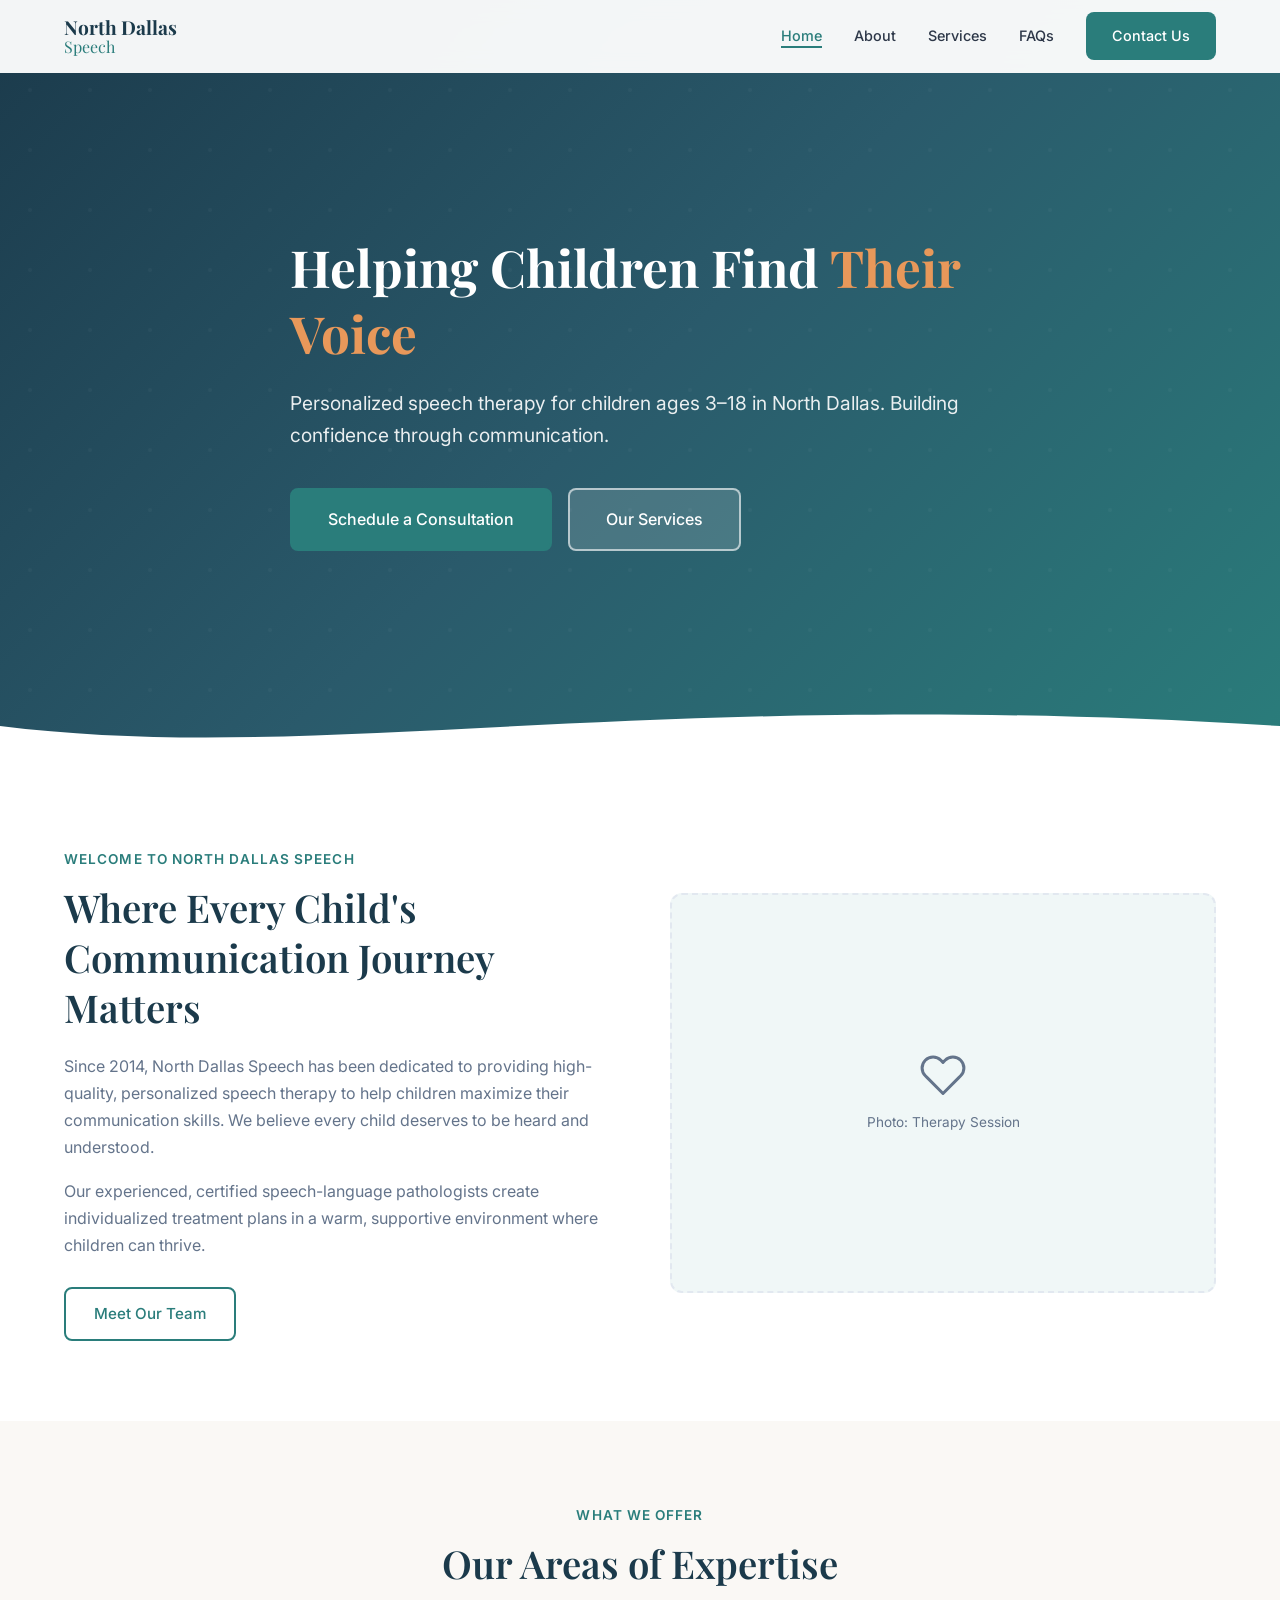
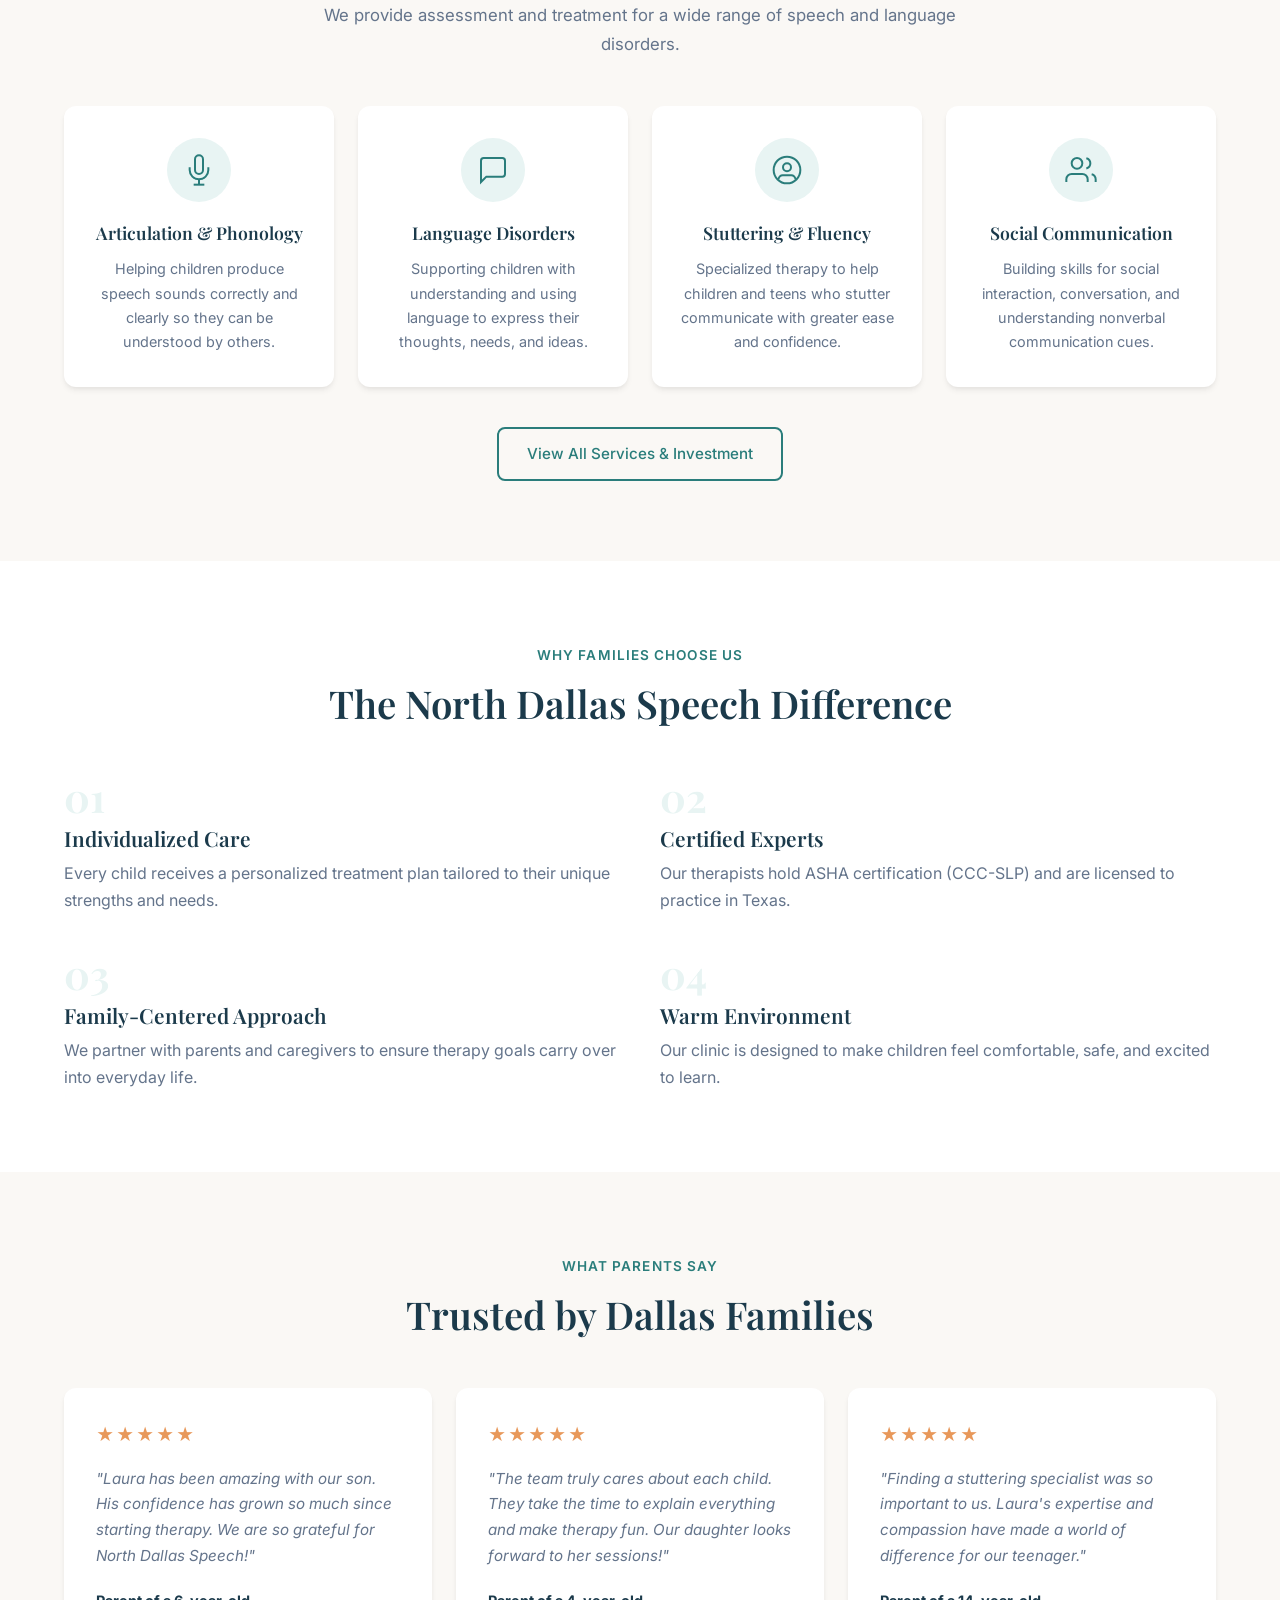
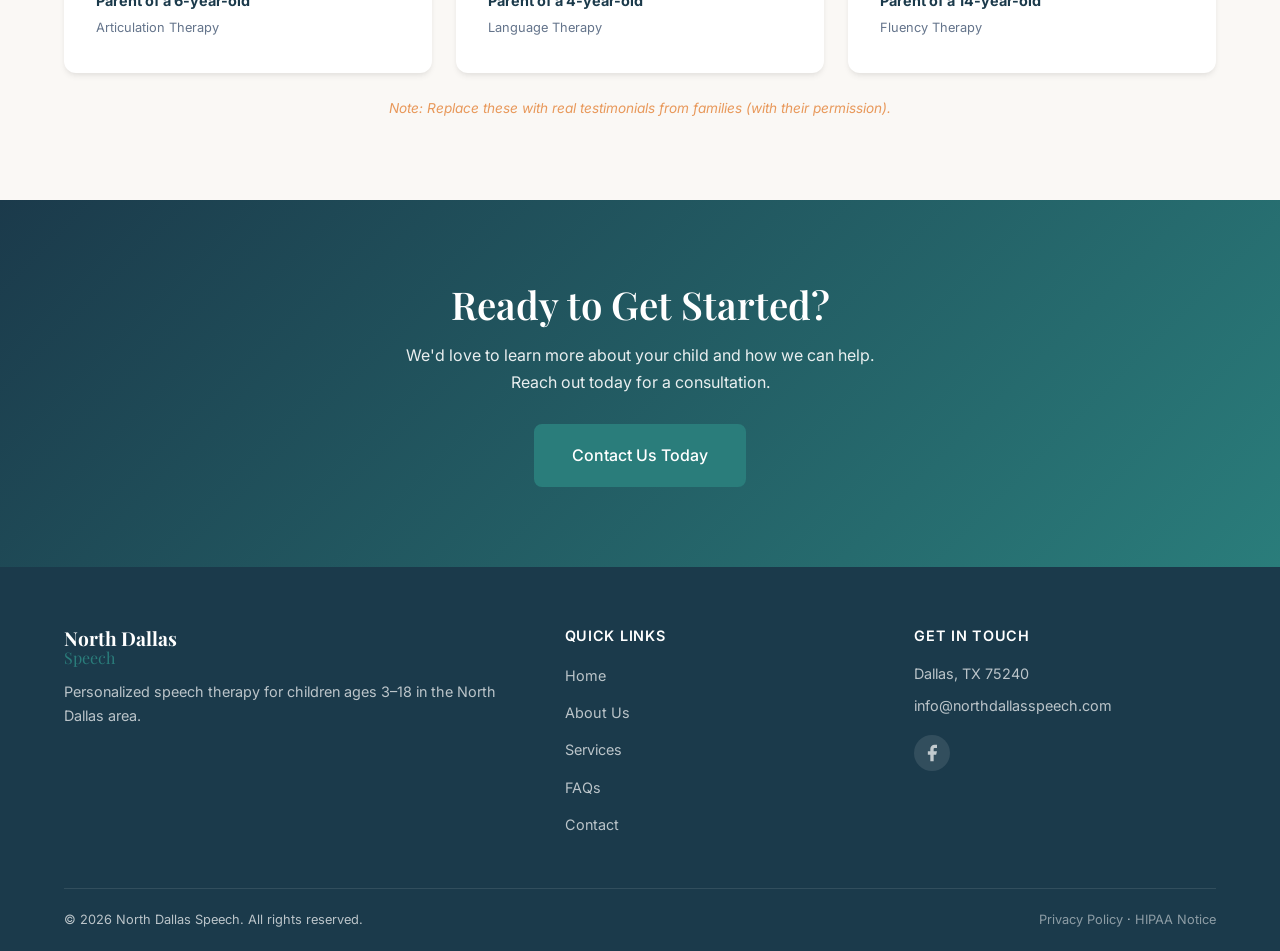
<file: website/index.html>
<!DOCTYPE html>
<html lang="en">
<head>
  <meta charset="UTF-8">
  <meta name="viewport" content="width=device-width, initial-scale=1.0">
  <meta name="description" content="North Dallas Speech provides personalized pediatric speech therapy for children ages 3-18 in Dallas, TX. Specializing in stuttering, articulation, language disorders, and social communication.">
  <title>North Dallas Speech | Pediatric Speech Therapy in Dallas, TX</title>
  <link rel="preconnect" href="https://fonts.googleapis.com">
  <link rel="preconnect" href="https://fonts.gstatic.com" crossorigin>
  <link href="https://fonts.googleapis.com/css2?family=Playfair+Display:wght@400;600;700&family=Inter:wght@300;400;500;600&display=swap" rel="stylesheet">
  <link rel="stylesheet" href="styles.css">
</head>
<body>

  <!-- Navigation -->
  <nav class="navbar" id="navbar">
    <div class="container nav-container">
      <a href="index.html" class="logo">
        <span class="logo-north">North Dallas</span>
        <span class="logo-speech">Speech</span>
      </a>
      <button class="nav-toggle" id="navToggle" aria-label="Toggle navigation">
        <span></span>
        <span></span>
        <span></span>
      </button>
      <ul class="nav-links" id="navLinks">
        <li><a href="index.html" class="active">Home</a></li>
        <li><a href="about.html">About</a></li>
        <li><a href="services.html">Services</a></li>
        <li><a href="faq.html">FAQs</a></li>
        <li><a href="contact.html" class="btn btn-nav">Contact Us</a></li>
      </ul>
    </div>
  </nav>

  <!-- Hero Section -->
  <section class="hero">
    <div class="hero-overlay"></div>
    <div class="container hero-content">
      <h1>Helping Children Find <span class="highlight">Their Voice</span></h1>
      <p class="hero-subtitle">Personalized speech therapy for children ages 3&ndash;18 in North Dallas. Building confidence through communication.</p>
      <div class="hero-actions">
        <a href="contact.html" class="btn btn-primary btn-lg">Schedule a Consultation</a>
        <a href="services.html" class="btn btn-outline btn-lg">Our Services</a>
      </div>
    </div>
    <div class="hero-wave">
      <svg viewBox="0 0 1440 120" preserveAspectRatio="none">
        <path d="M0,60 C360,120 720,0 1440,60 L1440,120 L0,120 Z" fill="#ffffff"/>
      </svg>
    </div>
  </section>

  <!-- Introduction -->
  <section class="section intro-section">
    <div class="container">
      <div class="intro-grid">
        <div class="intro-text">
          <span class="section-label">Welcome to North Dallas Speech</span>
          <h2>Where Every Child's Communication Journey Matters</h2>
          <p>Since 2014, North Dallas Speech has been dedicated to providing high-quality, personalized speech therapy to help children maximize their communication skills. We believe every child deserves to be heard and understood.</p>
          <p>Our experienced, certified speech-language pathologists create individualized treatment plans in a warm, supportive environment where children can thrive.</p>
          <a href="about.html" class="btn btn-secondary">Meet Our Team</a>
        </div>
        <div class="intro-image">
          <div class="image-placeholder intro-placeholder">
            <svg xmlns="http://www.w3.org/2000/svg" viewBox="0 0 24 24" fill="none" stroke="currentColor" stroke-width="1.5" stroke-linecap="round" stroke-linejoin="round" width="48" height="48"><path d="M20.84 4.61a5.5 5.5 0 0 0-7.78 0L12 5.67l-1.06-1.06a5.5 5.5 0 0 0-7.78 7.78l1.06 1.06L12 21.23l7.78-7.78 1.06-1.06a5.5 5.5 0 0 0 0-7.78z"/></svg>
            <span>Photo: Therapy Session</span>
          </div>
        </div>
      </div>
    </div>
  </section>

  <!-- Services Overview -->
  <section class="section services-overview">
    <div class="container">
      <div class="section-header">
        <span class="section-label">What We Offer</span>
        <h2>Our Areas of Expertise</h2>
        <p>We provide assessment and treatment for a wide range of speech and language disorders.</p>
      </div>
      <div class="services-grid">
        <div class="service-card">
          <div class="service-icon">
            <svg xmlns="http://www.w3.org/2000/svg" viewBox="0 0 24 24" fill="none" stroke="currentColor" stroke-width="1.5" width="32" height="32"><path d="M12 1a3 3 0 0 0-3 3v8a3 3 0 0 0 6 0V4a3 3 0 0 0-3-3z"/><path d="M19 10v2a7 7 0 0 1-14 0v-2"/><line x1="12" y1="19" x2="12" y2="23"/><line x1="8" y1="23" x2="16" y2="23"/></svg>
          </div>
          <h3>Articulation &amp; Phonology</h3>
          <p>Helping children produce speech sounds correctly and clearly so they can be understood by others.</p>
        </div>
        <div class="service-card">
          <div class="service-icon">
            <svg xmlns="http://www.w3.org/2000/svg" viewBox="0 0 24 24" fill="none" stroke="currentColor" stroke-width="1.5" width="32" height="32"><path d="M21 15a2 2 0 0 1-2 2H7l-4 4V5a2 2 0 0 1 2-2h14a2 2 0 0 1 2 2z"/></svg>
          </div>
          <h3>Language Disorders</h3>
          <p>Supporting children with understanding and using language to express their thoughts, needs, and ideas.</p>
        </div>
        <div class="service-card">
          <div class="service-icon">
            <svg xmlns="http://www.w3.org/2000/svg" viewBox="0 0 24 24" fill="none" stroke="currentColor" stroke-width="1.5" width="32" height="32"><path d="M5.52 19c.64-2.2 1.84-3 3.22-3h6.52c1.38 0 2.58.8 3.22 3"/><circle cx="12" cy="10" r="3"/><circle cx="12" cy="12" r="10"/></svg>
          </div>
          <h3>Stuttering &amp; Fluency</h3>
          <p>Specialized therapy to help children and teens who stutter communicate with greater ease and confidence.</p>
        </div>
        <div class="service-card">
          <div class="service-icon">
            <svg xmlns="http://www.w3.org/2000/svg" viewBox="0 0 24 24" fill="none" stroke="currentColor" stroke-width="1.5" width="32" height="32"><path d="M17 21v-2a4 4 0 0 0-4-4H5a4 4 0 0 0-4 4v2"/><circle cx="9" cy="7" r="4"/><path d="M23 21v-2a4 4 0 0 0-3-3.87"/><path d="M16 3.13a4 4 0 0 1 0 7.75"/></svg>
          </div>
          <h3>Social Communication</h3>
          <p>Building skills for social interaction, conversation, and understanding nonverbal communication cues.</p>
        </div>
      </div>
      <div class="section-cta">
        <a href="services.html" class="btn btn-secondary">View All Services &amp; Investment</a>
      </div>
    </div>
  </section>

  <!-- Why Choose Us -->
  <section class="section why-us">
    <div class="container">
      <div class="section-header">
        <span class="section-label">Why Families Choose Us</span>
        <h2>The North Dallas Speech Difference</h2>
      </div>
      <div class="features-grid">
        <div class="feature">
          <div class="feature-number">01</div>
          <h3>Individualized Care</h3>
          <p>Every child receives a personalized treatment plan tailored to their unique strengths and needs.</p>
        </div>
        <div class="feature">
          <div class="feature-number">02</div>
          <h3>Certified Experts</h3>
          <p>Our therapists hold ASHA certification (CCC-SLP) and are licensed to practice in Texas.</p>
        </div>
        <div class="feature">
          <div class="feature-number">03</div>
          <h3>Family-Centered Approach</h3>
          <p>We partner with parents and caregivers to ensure therapy goals carry over into everyday life.</p>
        </div>
        <div class="feature">
          <div class="feature-number">04</div>
          <h3>Warm Environment</h3>
          <p>Our clinic is designed to make children feel comfortable, safe, and excited to learn.</p>
        </div>
      </div>
    </div>
  </section>

  <!-- Testimonials -->
  <section class="section testimonials">
    <div class="container">
      <div class="section-header">
        <span class="section-label">What Parents Say</span>
        <h2>Trusted by Dallas Families</h2>
      </div>
      <div class="testimonial-grid">
        <div class="testimonial-card">
          <div class="stars">&#9733;&#9733;&#9733;&#9733;&#9733;</div>
          <p>"Laura has been amazing with our son. His confidence has grown so much since starting therapy. We are so grateful for North Dallas Speech!"</p>
          <div class="testimonial-author">
            <strong>Parent of a 6-year-old</strong>
            <span>Articulation Therapy</span>
          </div>
        </div>
        <div class="testimonial-card">
          <div class="stars">&#9733;&#9733;&#9733;&#9733;&#9733;</div>
          <p>"The team truly cares about each child. They take the time to explain everything and make therapy fun. Our daughter looks forward to her sessions!"</p>
          <div class="testimonial-author">
            <strong>Parent of a 4-year-old</strong>
            <span>Language Therapy</span>
          </div>
        </div>
        <div class="testimonial-card">
          <div class="stars">&#9733;&#9733;&#9733;&#9733;&#9733;</div>
          <p>"Finding a stuttering specialist was so important to us. Laura's expertise and compassion have made a world of difference for our teenager."</p>
          <div class="testimonial-author">
            <strong>Parent of a 14-year-old</strong>
            <span>Fluency Therapy</span>
          </div>
        </div>
      </div>
      <p class="testimonial-note"><em>Note: Replace these with real testimonials from families (with their permission).</em></p>
    </div>
  </section>

  <!-- CTA Banner -->
  <section class="cta-banner">
    <div class="container">
      <h2>Ready to Get Started?</h2>
      <p>We'd love to learn more about your child and how we can help. Reach out today for a consultation.</p>
      <a href="contact.html" class="btn btn-primary btn-lg">Contact Us Today</a>
    </div>
  </section>

  <!-- Footer -->
  <footer class="footer">
    <div class="container">
      <div class="footer-grid">
        <div class="footer-brand">
          <a href="index.html" class="logo">
            <span class="logo-north">North Dallas</span>
            <span class="logo-speech">Speech</span>
          </a>
          <p>Personalized speech therapy for children ages 3&ndash;18 in the North Dallas area.</p>
        </div>
        <div class="footer-links">
          <h4>Quick Links</h4>
          <ul>
            <li><a href="index.html">Home</a></li>
            <li><a href="about.html">About Us</a></li>
            <li><a href="services.html">Services</a></li>
            <li><a href="faq.html">FAQs</a></li>
            <li><a href="contact.html">Contact</a></li>
          </ul>
        </div>
        <div class="footer-contact">
          <h4>Get in Touch</h4>
          <ul>
            <li>Dallas, TX 75240</li>
            <li><a href="mailto:info@northdallasspeech.com">info@northdallasspeech.com</a></li>
          </ul>
          <div class="social-links">
            <a href="https://www.facebook.com/northdallasspeech/" aria-label="Facebook" target="_blank" rel="noopener noreferrer">
              <svg xmlns="http://www.w3.org/2000/svg" viewBox="0 0 24 24" fill="currentColor" width="20" height="20"><path d="M18 2h-3a5 5 0 0 0-5 5v3H7v4h3v8h4v-8h3l1-4h-4V7a1 1 0 0 1 1-1h3z"/></svg>
            </a>
          </div>
        </div>
      </div>
      <div class="footer-bottom">
        <p>&copy; 2026 North Dallas Speech. All rights reserved.</p>
        <p><a href="#">Privacy Policy</a> &middot; <a href="#">HIPAA Notice</a></p>
      </div>
    </div>
  </footer>

  <script src="script.js"></script>
</body>
</html>
</file>
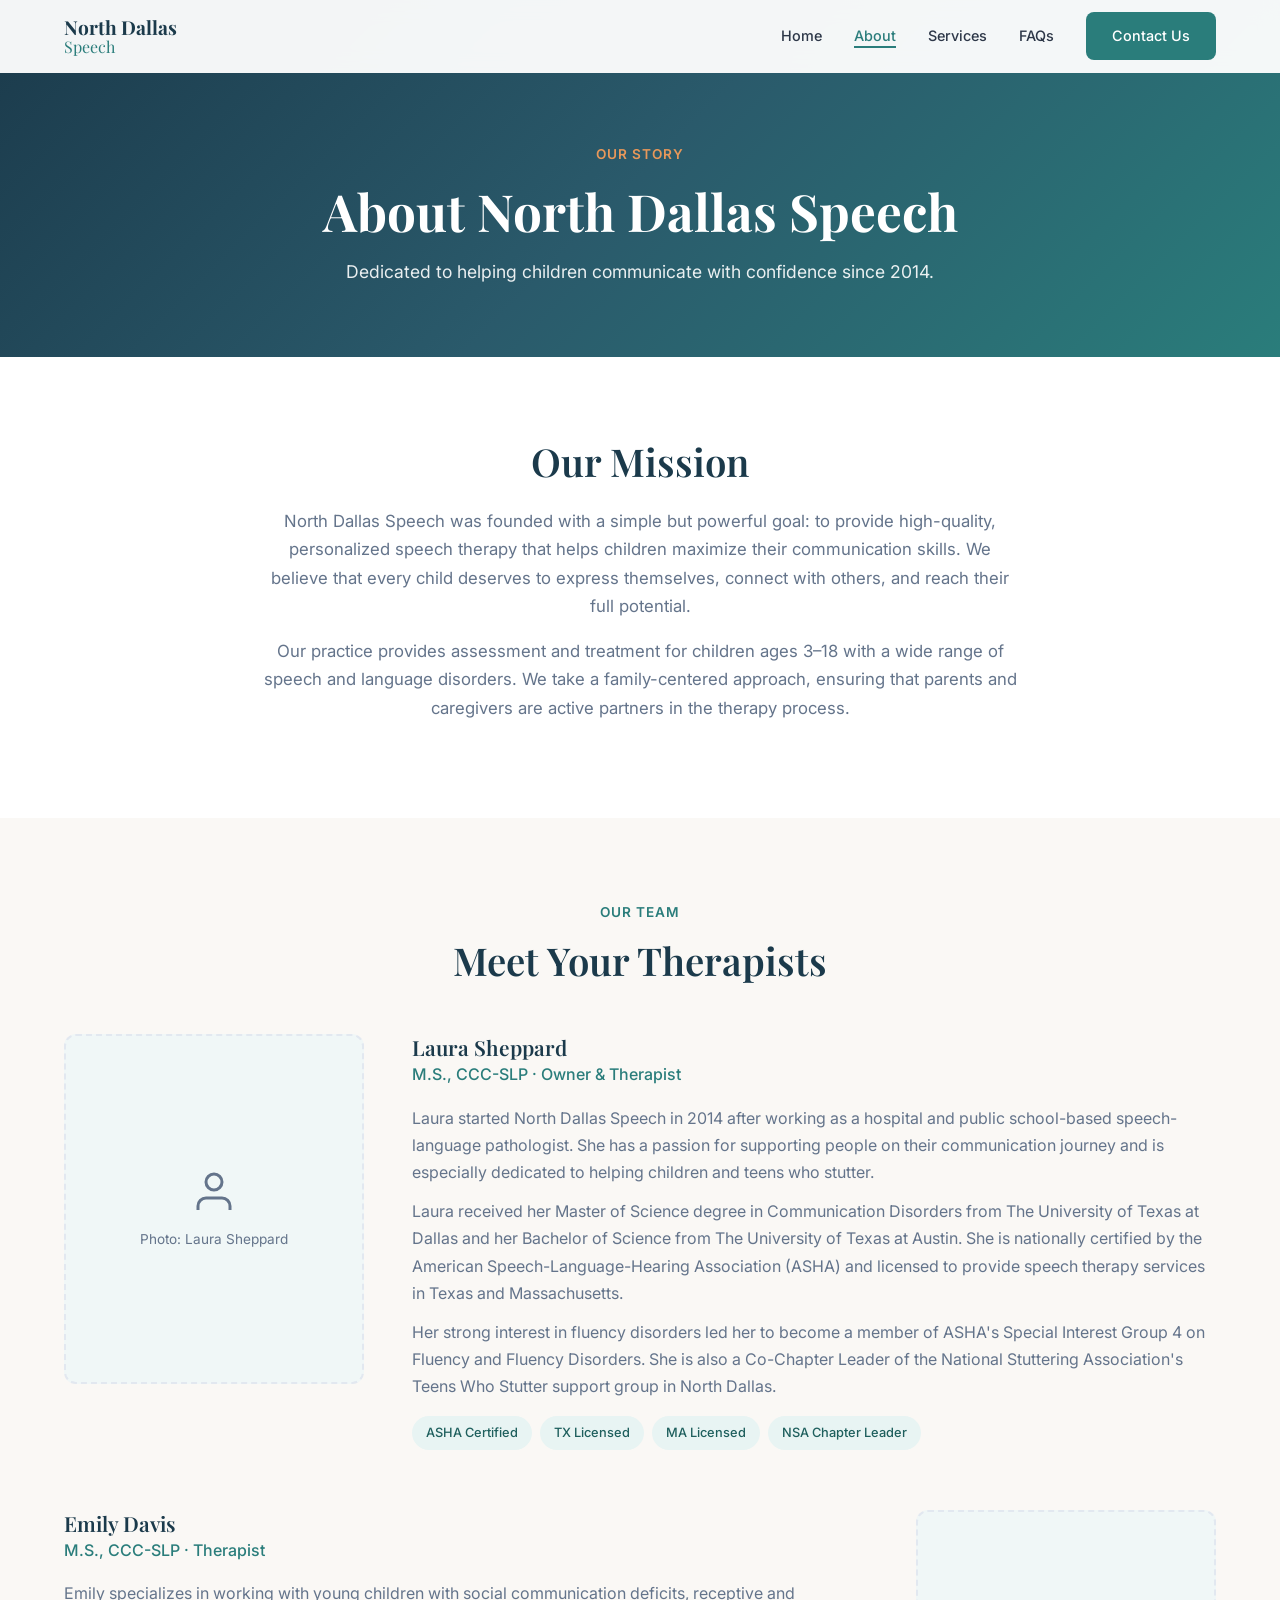
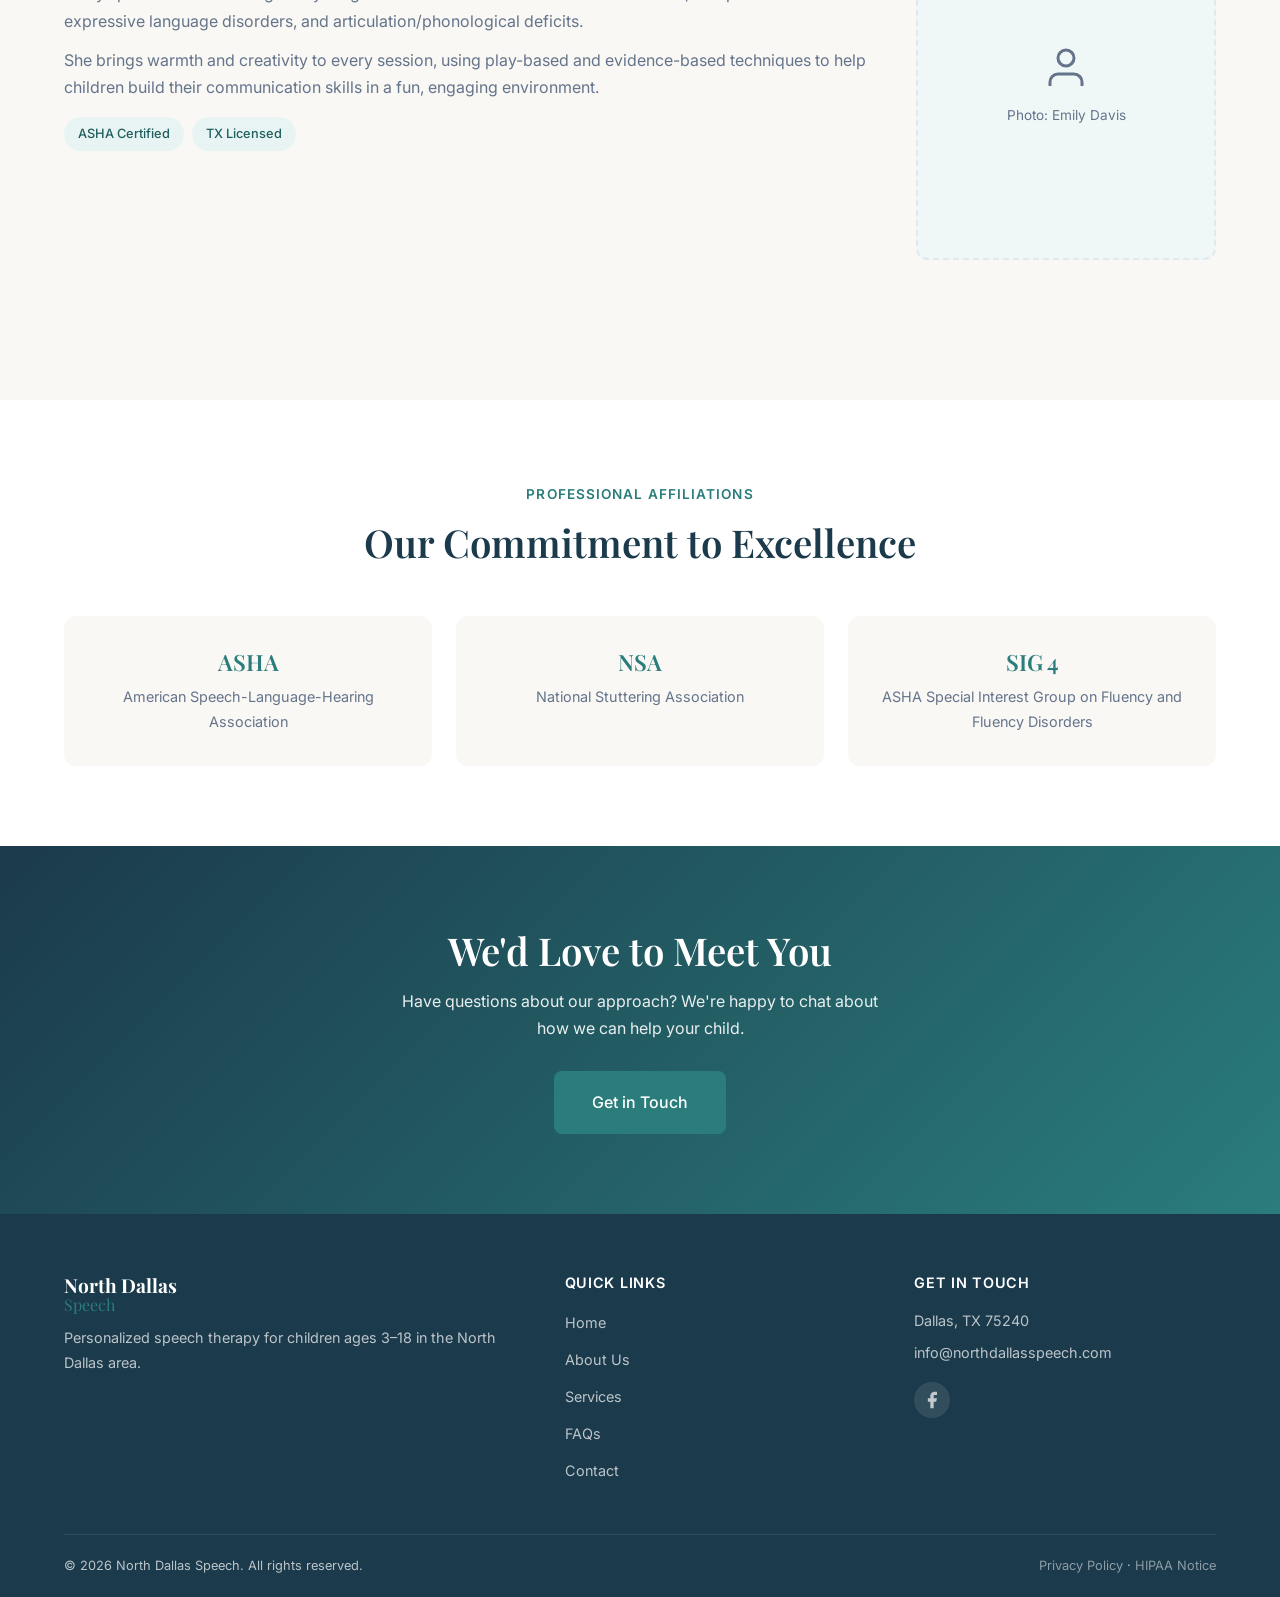
<file: website/about.html>
<!DOCTYPE html>
<html lang="en">
<head>
  <meta charset="UTF-8">
  <meta name="viewport" content="width=device-width, initial-scale=1.0">
  <meta name="description" content="Meet the team at North Dallas Speech. Laura Sheppard and Emily Davis are certified speech-language pathologists dedicated to helping children communicate.">
  <title>About Us | North Dallas Speech</title>
  <link rel="preconnect" href="https://fonts.googleapis.com">
  <link rel="preconnect" href="https://fonts.gstatic.com" crossorigin>
  <link href="https://fonts.googleapis.com/css2?family=Playfair+Display:wght@400;600;700&family=Inter:wght@300;400;500;600&display=swap" rel="stylesheet">
  <link rel="stylesheet" href="styles.css">
</head>
<body>

  <!-- Navigation -->
  <nav class="navbar" id="navbar">
    <div class="container nav-container">
      <a href="index.html" class="logo">
        <span class="logo-north">North Dallas</span>
        <span class="logo-speech">Speech</span>
      </a>
      <button class="nav-toggle" id="navToggle" aria-label="Toggle navigation">
        <span></span><span></span><span></span>
      </button>
      <ul class="nav-links" id="navLinks">
        <li><a href="index.html">Home</a></li>
        <li><a href="about.html" class="active">About</a></li>
        <li><a href="services.html">Services</a></li>
        <li><a href="faq.html">FAQs</a></li>
        <li><a href="contact.html" class="btn btn-nav">Contact Us</a></li>
      </ul>
    </div>
  </nav>

  <!-- Page Header -->
  <section class="page-header">
    <div class="container">
      <span class="section-label">Our Story</span>
      <h1>About North Dallas Speech</h1>
      <p>Dedicated to helping children communicate with confidence since 2014.</p>
    </div>
  </section>

  <!-- Our Story -->
  <section class="section">
    <div class="container">
      <div class="story-content">
        <h2>Our Mission</h2>
        <p>North Dallas Speech was founded with a simple but powerful goal: to provide high-quality, personalized speech therapy that helps children maximize their communication skills. We believe that every child deserves to express themselves, connect with others, and reach their full potential.</p>
        <p>Our practice provides assessment and treatment for children ages 3&ndash;18 with a wide range of speech and language disorders. We take a family-centered approach, ensuring that parents and caregivers are active partners in the therapy process.</p>
      </div>
    </div>
  </section>

  <!-- Team -->
  <section class="section team-section">
    <div class="container">
      <div class="section-header">
        <span class="section-label">Our Team</span>
        <h2>Meet Your Therapists</h2>
      </div>

      <!-- Laura -->
      <div class="team-member">
        <div class="team-photo">
          <div class="image-placeholder team-placeholder">
            <svg xmlns="http://www.w3.org/2000/svg" viewBox="0 0 24 24" fill="none" stroke="currentColor" stroke-width="1.5" width="48" height="48"><path d="M20 21v-2a4 4 0 0 0-4-4H8a4 4 0 0 0-4 4v2"/><circle cx="12" cy="7" r="4"/></svg>
            <span>Photo: Laura Sheppard</span>
          </div>
        </div>
        <div class="team-bio">
          <h3>Laura Sheppard</h3>
          <p class="credentials">M.S., CCC-SLP &middot; Owner &amp; Therapist</p>
          <p>Laura started North Dallas Speech in 2014 after working as a hospital and public school-based speech-language pathologist. She has a passion for supporting people on their communication journey and is especially dedicated to helping children and teens who stutter.</p>
          <p>Laura received her Master of Science degree in Communication Disorders from The University of Texas at Dallas and her Bachelor of Science from The University of Texas at Austin. She is nationally certified by the American Speech-Language-Hearing Association (ASHA) and licensed to provide speech therapy services in Texas and Massachusetts.</p>
          <p>Her strong interest in fluency disorders led her to become a member of ASHA's Special Interest Group 4 on Fluency and Fluency Disorders. She is also a Co-Chapter Leader of the National Stuttering Association's Teens Who Stutter support group in North Dallas.</p>
          <div class="team-credentials">
            <span class="credential-badge">ASHA Certified</span>
            <span class="credential-badge">TX Licensed</span>
            <span class="credential-badge">MA Licensed</span>
            <span class="credential-badge">NSA Chapter Leader</span>
          </div>
        </div>
      </div>

      <!-- Emily -->
      <div class="team-member team-member-reverse">
        <div class="team-photo">
          <div class="image-placeholder team-placeholder">
            <svg xmlns="http://www.w3.org/2000/svg" viewBox="0 0 24 24" fill="none" stroke="currentColor" stroke-width="1.5" width="48" height="48"><path d="M20 21v-2a4 4 0 0 0-4-4H8a4 4 0 0 0-4 4v2"/><circle cx="12" cy="7" r="4"/></svg>
            <span>Photo: Emily Davis</span>
          </div>
        </div>
        <div class="team-bio">
          <h3>Emily Davis</h3>
          <p class="credentials">M.S., CCC-SLP &middot; Therapist</p>
          <p>Emily specializes in working with young children with social communication deficits, receptive and expressive language disorders, and articulation/phonological deficits.</p>
          <p>She brings warmth and creativity to every session, using play-based and evidence-based techniques to help children build their communication skills in a fun, engaging environment.</p>
          <div class="team-credentials">
            <span class="credential-badge">ASHA Certified</span>
            <span class="credential-badge">TX Licensed</span>
          </div>
        </div>
      </div>
    </div>
  </section>

  <!-- Affiliations -->
  <section class="section affiliations">
    <div class="container">
      <div class="section-header">
        <span class="section-label">Professional Affiliations</span>
        <h2>Our Commitment to Excellence</h2>
      </div>
      <div class="affiliation-grid">
        <div class="affiliation-item">
          <h4>ASHA</h4>
          <p>American Speech-Language-Hearing Association</p>
        </div>
        <div class="affiliation-item">
          <h4>NSA</h4>
          <p>National Stuttering Association</p>
        </div>
        <div class="affiliation-item">
          <h4>SIG 4</h4>
          <p>ASHA Special Interest Group on Fluency and Fluency Disorders</p>
        </div>
      </div>
    </div>
  </section>

  <!-- CTA -->
  <section class="cta-banner">
    <div class="container">
      <h2>We'd Love to Meet You</h2>
      <p>Have questions about our approach? We're happy to chat about how we can help your child.</p>
      <a href="contact.html" class="btn btn-primary btn-lg">Get in Touch</a>
    </div>
  </section>

  <!-- Footer -->
  <footer class="footer">
    <div class="container">
      <div class="footer-grid">
        <div class="footer-brand">
          <a href="index.html" class="logo">
            <span class="logo-north">North Dallas</span>
            <span class="logo-speech">Speech</span>
          </a>
          <p>Personalized speech therapy for children ages 3&ndash;18 in the North Dallas area.</p>
        </div>
        <div class="footer-links">
          <h4>Quick Links</h4>
          <ul>
            <li><a href="index.html">Home</a></li>
            <li><a href="about.html">About Us</a></li>
            <li><a href="services.html">Services</a></li>
            <li><a href="faq.html">FAQs</a></li>
            <li><a href="contact.html">Contact</a></li>
          </ul>
        </div>
        <div class="footer-contact">
          <h4>Get in Touch</h4>
          <ul>
            <li>Dallas, TX 75240</li>
            <li><a href="mailto:info@northdallasspeech.com">info@northdallasspeech.com</a></li>
          </ul>
          <div class="social-links">
            <a href="https://www.facebook.com/northdallasspeech/" aria-label="Facebook" target="_blank" rel="noopener noreferrer">
              <svg xmlns="http://www.w3.org/2000/svg" viewBox="0 0 24 24" fill="currentColor" width="20" height="20"><path d="M18 2h-3a5 5 0 0 0-5 5v3H7v4h3v8h4v-8h3l1-4h-4V7a1 1 0 0 1 1-1h3z"/></svg>
            </a>
          </div>
        </div>
      </div>
      <div class="footer-bottom">
        <p>&copy; 2026 North Dallas Speech. All rights reserved.</p>
        <p><a href="#">Privacy Policy</a> &middot; <a href="#">HIPAA Notice</a></p>
      </div>
    </div>
  </footer>

  <script src="script.js"></script>
</body>
</html>
</file>
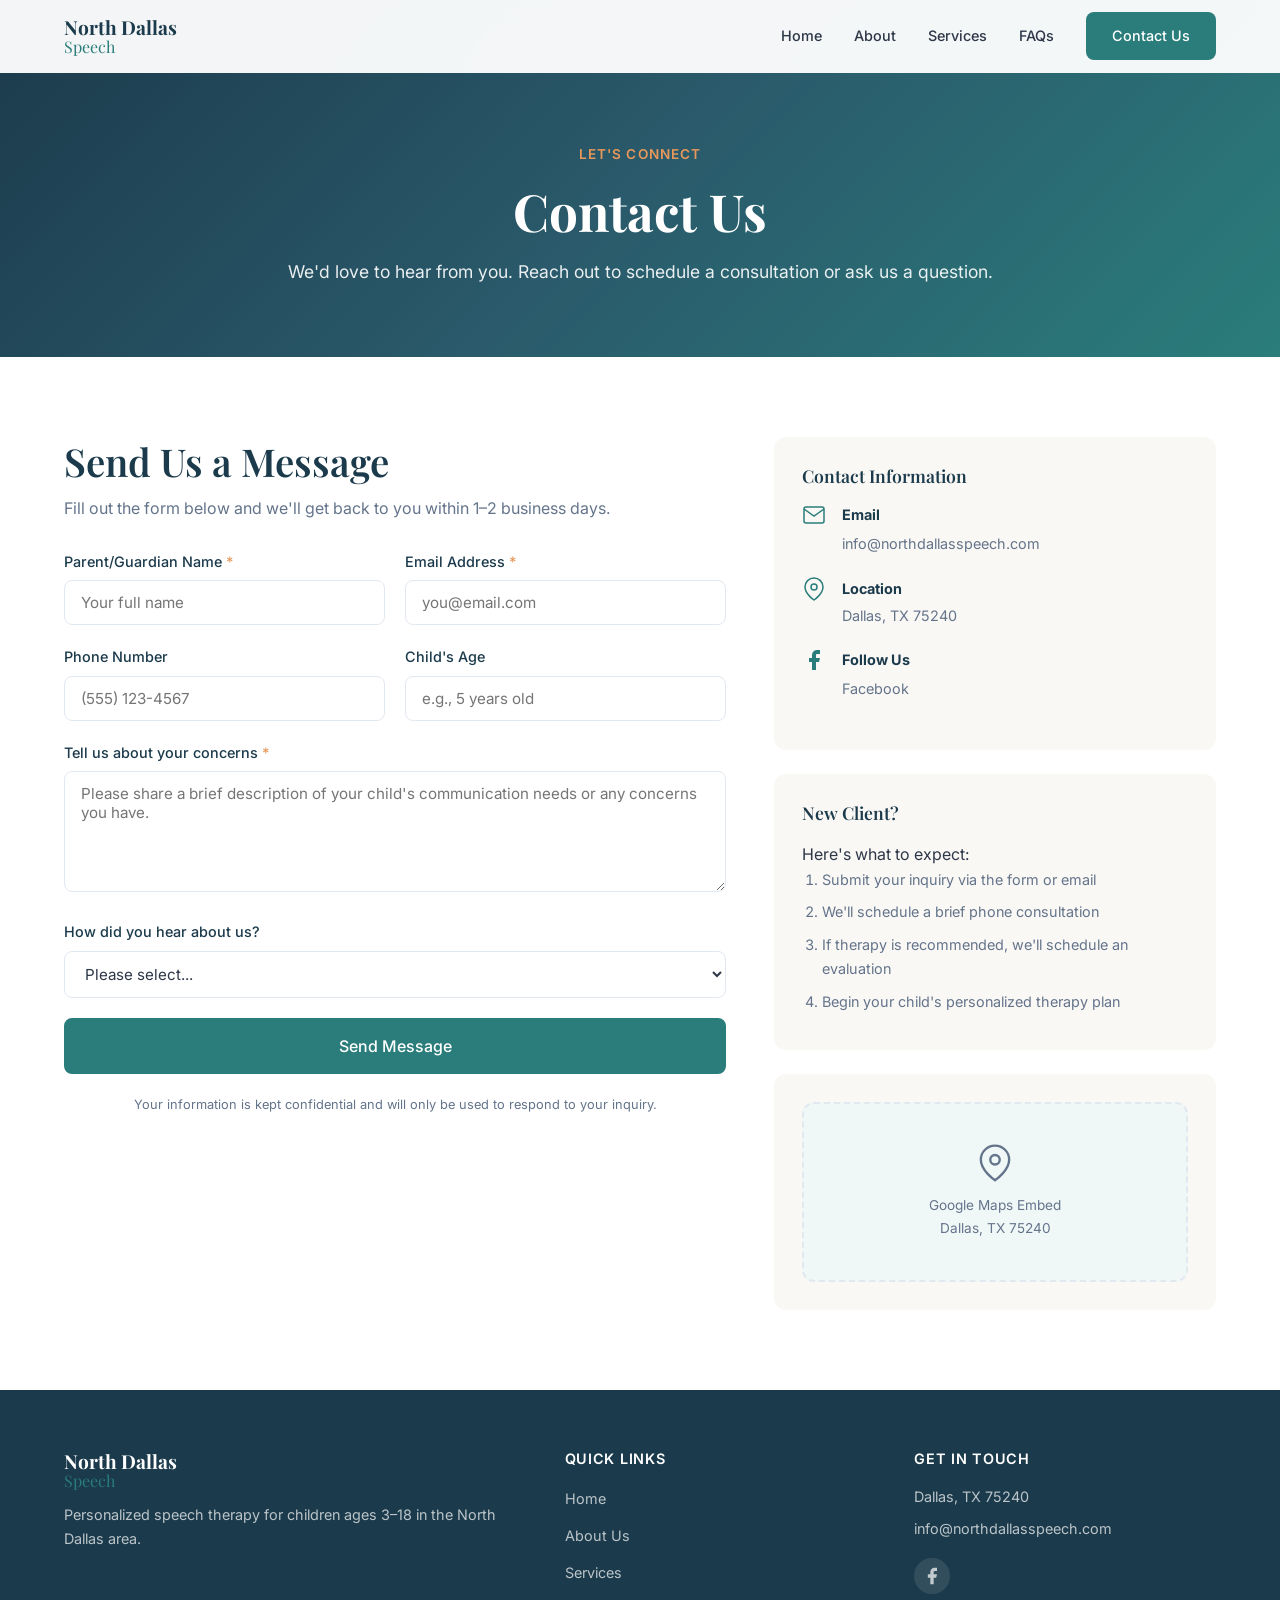
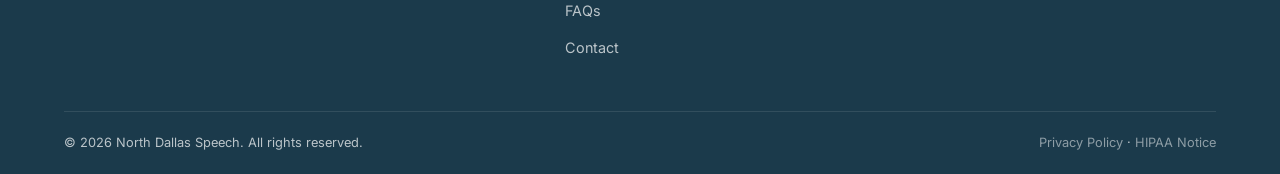
<file: website/contact.html>
<!DOCTYPE html>
<html lang="en">
<head>
  <meta charset="UTF-8">
  <meta name="viewport" content="width=device-width, initial-scale=1.0">
  <meta name="description" content="Contact North Dallas Speech for pediatric speech therapy in Dallas, TX. Schedule a consultation for your child today.">
  <title>Contact Us | North Dallas Speech</title>
  <link rel="preconnect" href="https://fonts.googleapis.com">
  <link rel="preconnect" href="https://fonts.gstatic.com" crossorigin>
  <link href="https://fonts.googleapis.com/css2?family=Playfair+Display:wght@400;600;700&family=Inter:wght@300;400;500;600&display=swap" rel="stylesheet">
  <link rel="stylesheet" href="styles.css">
</head>
<body>

  <!-- Navigation -->
  <nav class="navbar" id="navbar">
    <div class="container nav-container">
      <a href="index.html" class="logo">
        <span class="logo-north">North Dallas</span>
        <span class="logo-speech">Speech</span>
      </a>
      <button class="nav-toggle" id="navToggle" aria-label="Toggle navigation">
        <span></span><span></span><span></span>
      </button>
      <ul class="nav-links" id="navLinks">
        <li><a href="index.html">Home</a></li>
        <li><a href="about.html">About</a></li>
        <li><a href="services.html">Services</a></li>
        <li><a href="faq.html">FAQs</a></li>
        <li><a href="contact.html" class="btn btn-nav active">Contact Us</a></li>
      </ul>
    </div>
  </nav>

  <!-- Page Header -->
  <section class="page-header">
    <div class="container">
      <span class="section-label">Let's Connect</span>
      <h1>Contact Us</h1>
      <p>We'd love to hear from you. Reach out to schedule a consultation or ask us a question.</p>
    </div>
  </section>

  <!-- Contact Section -->
  <section class="section">
    <div class="container">
      <div class="contact-grid">
        <!-- Contact Form -->
        <div class="contact-form-wrapper">
          <h2>Send Us a Message</h2>
          <p>Fill out the form below and we'll get back to you within 1&ndash;2 business days.</p>
          <form class="contact-form" id="contactForm">
            <div class="form-row">
              <div class="form-group">
                <label for="parentName">Parent/Guardian Name <span class="required">*</span></label>
                <input type="text" id="parentName" name="parentName" required placeholder="Your full name">
              </div>
              <div class="form-group">
                <label for="email">Email Address <span class="required">*</span></label>
                <input type="email" id="email" name="email" required placeholder="you@email.com">
              </div>
            </div>
            <div class="form-row">
              <div class="form-group">
                <label for="phone">Phone Number</label>
                <input type="tel" id="phone" name="phone" placeholder="(555) 123-4567">
              </div>
              <div class="form-group">
                <label for="childAge">Child's Age</label>
                <input type="text" id="childAge" name="childAge" placeholder="e.g., 5 years old">
              </div>
            </div>
            <div class="form-group">
              <label for="concerns">Tell us about your concerns <span class="required">*</span></label>
              <textarea id="concerns" name="concerns" rows="5" required placeholder="Please share a brief description of your child's communication needs or any concerns you have."></textarea>
            </div>
            <div class="form-group">
              <label for="referral">How did you hear about us?</label>
              <select id="referral" name="referral">
                <option value="">Please select...</option>
                <option value="pediatrician">Pediatrician referral</option>
                <option value="school">School referral</option>
                <option value="friend">Friend or family</option>
                <option value="google">Google search</option>
                <option value="facebook">Facebook</option>
                <option value="other">Other</option>
              </select>
            </div>
            <button type="submit" class="btn btn-primary btn-lg btn-full">Send Message</button>
            <p class="form-note">Your information is kept confidential and will only be used to respond to your inquiry.</p>
          </form>
          <div class="form-success" id="formSuccess" style="display:none;">
            <svg xmlns="http://www.w3.org/2000/svg" viewBox="0 0 24 24" fill="none" stroke="currentColor" stroke-width="2" width="48" height="48"><path d="M22 11.08V12a10 10 0 1 1-5.93-9.14"/><polyline points="22 4 12 14.01 9 11.01"/></svg>
            <h3>Message Sent!</h3>
            <p>Thank you for reaching out. We'll get back to you within 1&ndash;2 business days.</p>
          </div>
        </div>

        <!-- Contact Info -->
        <div class="contact-info">
          <div class="contact-info-card">
            <h3>Contact Information</h3>
            <div class="contact-detail">
              <svg xmlns="http://www.w3.org/2000/svg" viewBox="0 0 24 24" fill="none" stroke="currentColor" stroke-width="1.5" width="24" height="24"><path d="M4 4h16c1.1 0 2 .9 2 2v12c0 1.1-.9 2-2 2H4c-1.1 0-2-.9-2-2V6c0-1.1.9-2 2-2z"/><polyline points="22,6 12,13 2,6"/></svg>
              <div>
                <strong>Email</strong>
                <a href="mailto:info@northdallasspeech.com">info@northdallasspeech.com</a>
              </div>
            </div>
            <div class="contact-detail">
              <svg xmlns="http://www.w3.org/2000/svg" viewBox="0 0 24 24" fill="none" stroke="currentColor" stroke-width="1.5" width="24" height="24"><path d="M21 10c0 7-9 13-9 13s-9-6-9-13a9 9 0 0 1 18 0z"/><circle cx="12" cy="10" r="3"/></svg>
              <div>
                <strong>Location</strong>
                <p>Dallas, TX 75240</p>
              </div>
            </div>
            <div class="contact-detail">
              <svg xmlns="http://www.w3.org/2000/svg" viewBox="0 0 24 24" fill="currentColor" width="24" height="24"><path d="M18 2h-3a5 5 0 0 0-5 5v3H7v4h3v8h4v-8h3l1-4h-4V7a1 1 0 0 1 1-1h3z"/></svg>
              <div>
                <strong>Follow Us</strong>
                <a href="https://www.facebook.com/northdallasspeech/" target="_blank" rel="noopener noreferrer">Facebook</a>
              </div>
            </div>
          </div>

          <div class="contact-info-card">
            <h3>New Client?</h3>
            <p>Here's what to expect:</p>
            <ol>
              <li>Submit your inquiry via the form or email</li>
              <li>We'll schedule a brief phone consultation</li>
              <li>If therapy is recommended, we'll schedule an evaluation</li>
              <li>Begin your child's personalized therapy plan</li>
            </ol>
          </div>

          <div class="contact-info-card map-placeholder">
            <div class="image-placeholder">
              <svg xmlns="http://www.w3.org/2000/svg" viewBox="0 0 24 24" fill="none" stroke="currentColor" stroke-width="1.5" width="48" height="48"><path d="M21 10c0 7-9 13-9 13s-9-6-9-13a9 9 0 0 1 18 0z"/><circle cx="12" cy="10" r="3"/></svg>
              <span>Google Maps Embed<br>Dallas, TX 75240</span>
            </div>
          </div>
        </div>
      </div>
    </div>
  </section>

  <!-- Footer -->
  <footer class="footer">
    <div class="container">
      <div class="footer-grid">
        <div class="footer-brand">
          <a href="index.html" class="logo">
            <span class="logo-north">North Dallas</span>
            <span class="logo-speech">Speech</span>
          </a>
          <p>Personalized speech therapy for children ages 3&ndash;18 in the North Dallas area.</p>
        </div>
        <div class="footer-links">
          <h4>Quick Links</h4>
          <ul>
            <li><a href="index.html">Home</a></li>
            <li><a href="about.html">About Us</a></li>
            <li><a href="services.html">Services</a></li>
            <li><a href="faq.html">FAQs</a></li>
            <li><a href="contact.html">Contact</a></li>
          </ul>
        </div>
        <div class="footer-contact">
          <h4>Get in Touch</h4>
          <ul>
            <li>Dallas, TX 75240</li>
            <li><a href="mailto:info@northdallasspeech.com">info@northdallasspeech.com</a></li>
          </ul>
          <div class="social-links">
            <a href="https://www.facebook.com/northdallasspeech/" aria-label="Facebook" target="_blank" rel="noopener noreferrer">
              <svg xmlns="http://www.w3.org/2000/svg" viewBox="0 0 24 24" fill="currentColor" width="20" height="20"><path d="M18 2h-3a5 5 0 0 0-5 5v3H7v4h3v8h4v-8h3l1-4h-4V7a1 1 0 0 1 1-1h3z"/></svg>
            </a>
          </div>
        </div>
      </div>
      <div class="footer-bottom">
        <p>&copy; 2026 North Dallas Speech. All rights reserved.</p>
        <p><a href="#">Privacy Policy</a> &middot; <a href="#">HIPAA Notice</a></p>
      </div>
    </div>
  </footer>

  <script src="script.js"></script>
</body>
</html>
</file>
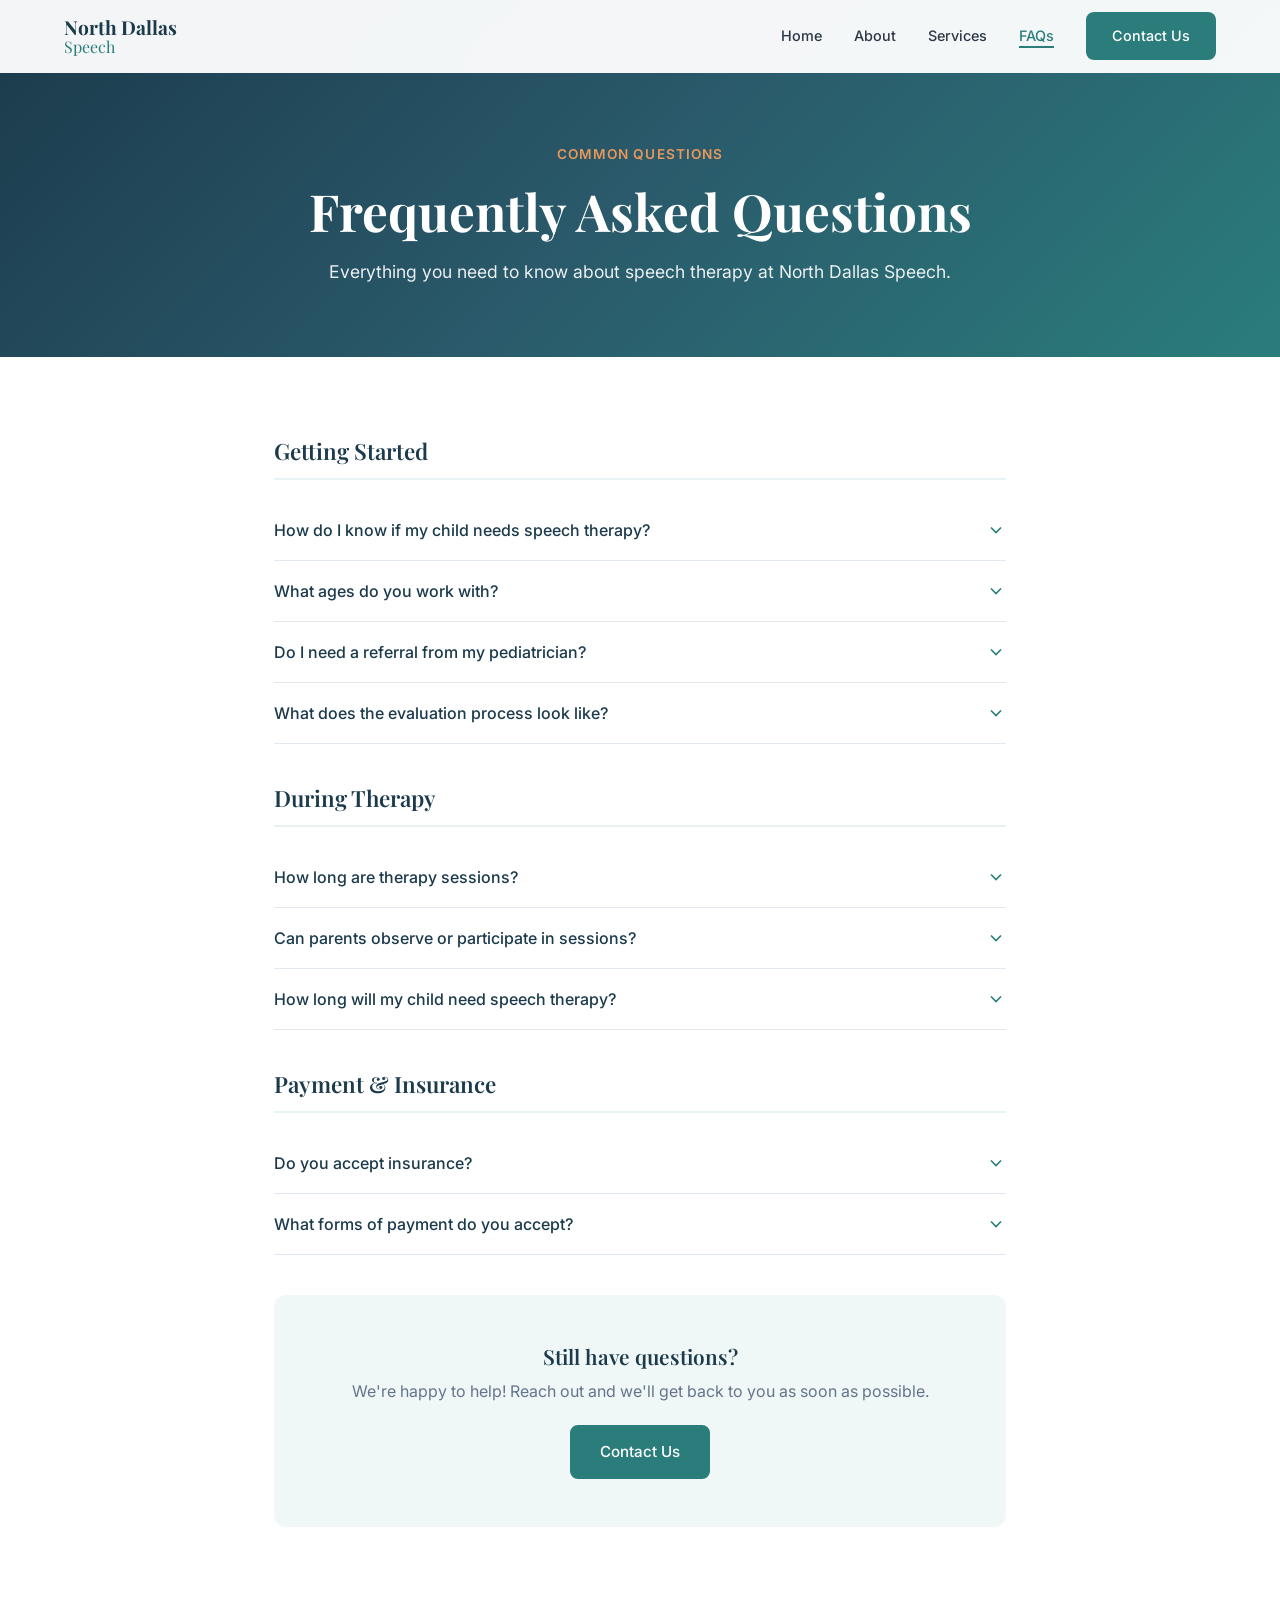
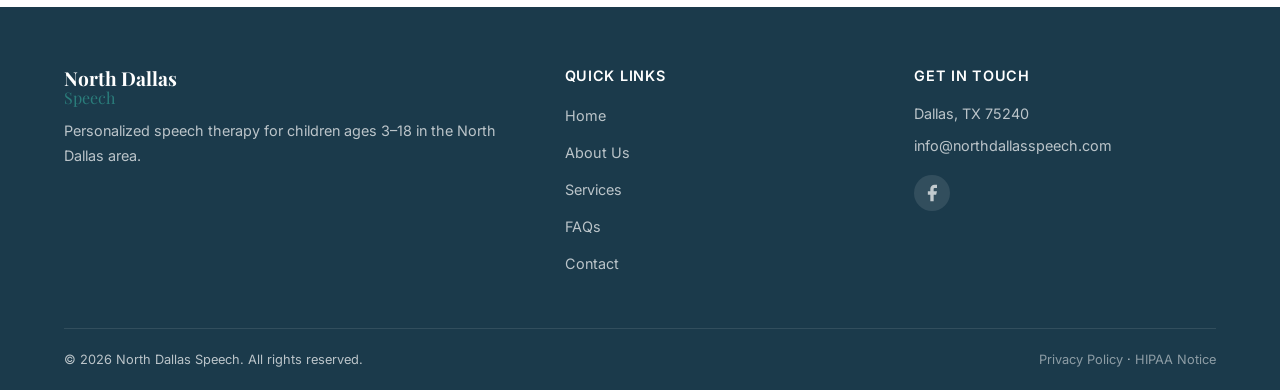
<file: website/faq.html>
<!DOCTYPE html>
<html lang="en">
<head>
  <meta charset="UTF-8">
  <meta name="viewport" content="width=device-width, initial-scale=1.0">
  <meta name="description" content="Frequently asked questions about speech therapy at North Dallas Speech. Learn about our process, insurance, scheduling, and more.">
  <title>FAQs | North Dallas Speech</title>
  <link rel="preconnect" href="https://fonts.googleapis.com">
  <link rel="preconnect" href="https://fonts.gstatic.com" crossorigin>
  <link href="https://fonts.googleapis.com/css2?family=Playfair+Display:wght@400;600;700&family=Inter:wght@300;400;500;600&display=swap" rel="stylesheet">
  <link rel="stylesheet" href="styles.css">
</head>
<body>

  <!-- Navigation -->
  <nav class="navbar" id="navbar">
    <div class="container nav-container">
      <a href="index.html" class="logo">
        <span class="logo-north">North Dallas</span>
        <span class="logo-speech">Speech</span>
      </a>
      <button class="nav-toggle" id="navToggle" aria-label="Toggle navigation">
        <span></span><span></span><span></span>
      </button>
      <ul class="nav-links" id="navLinks">
        <li><a href="index.html">Home</a></li>
        <li><a href="about.html">About</a></li>
        <li><a href="services.html">Services</a></li>
        <li><a href="faq.html" class="active">FAQs</a></li>
        <li><a href="contact.html" class="btn btn-nav">Contact Us</a></li>
      </ul>
    </div>
  </nav>

  <!-- Page Header -->
  <section class="page-header">
    <div class="container">
      <span class="section-label">Common Questions</span>
      <h1>Frequently Asked Questions</h1>
      <p>Everything you need to know about speech therapy at North Dallas Speech.</p>
    </div>
  </section>

  <!-- FAQ Section -->
  <section class="section">
    <div class="container faq-container">

      <div class="faq-category">
        <h2>Getting Started</h2>
        <div class="faq-item">
          <button class="faq-question" aria-expanded="false">
            <span>How do I know if my child needs speech therapy?</span>
            <svg xmlns="http://www.w3.org/2000/svg" viewBox="0 0 24 24" fill="none" stroke="currentColor" stroke-width="2" width="20" height="20"><polyline points="6 9 12 15 18 9"/></svg>
          </button>
          <div class="faq-answer">
            <p>Some signs that your child may benefit from a speech-language evaluation include: difficulty being understood by others, limited vocabulary for their age, trouble following directions, stuttering or disruptions in the flow of speech, or difficulty with social interactions. If you have concerns, we recommend scheduling a consultation so we can discuss your child's specific needs.</p>
          </div>
        </div>
        <div class="faq-item">
          <button class="faq-question" aria-expanded="false">
            <span>What ages do you work with?</span>
            <svg xmlns="http://www.w3.org/2000/svg" viewBox="0 0 24 24" fill="none" stroke="currentColor" stroke-width="2" width="20" height="20"><polyline points="6 9 12 15 18 9"/></svg>
          </button>
          <div class="faq-answer">
            <p>We provide assessment and treatment for children ages 3 through 18.</p>
          </div>
        </div>
        <div class="faq-item">
          <button class="faq-question" aria-expanded="false">
            <span>Do I need a referral from my pediatrician?</span>
            <svg xmlns="http://www.w3.org/2000/svg" viewBox="0 0 24 24" fill="none" stroke="currentColor" stroke-width="2" width="20" height="20"><polyline points="6 9 12 15 18 9"/></svg>
          </button>
          <div class="faq-answer">
            <p>A physician referral is not required to begin speech therapy. However, some insurance companies may require one for reimbursement purposes. We recommend checking with your insurance provider.</p>
          </div>
        </div>
        <div class="faq-item">
          <button class="faq-question" aria-expanded="false">
            <span>What does the evaluation process look like?</span>
            <svg xmlns="http://www.w3.org/2000/svg" viewBox="0 0 24 24" fill="none" stroke="currentColor" stroke-width="2" width="20" height="20"><polyline points="6 9 12 15 18 9"/></svg>
          </button>
          <div class="faq-answer">
            <p>The evaluation begins with a parent interview to gather background information about your child. We then use standardized assessments, informal measures, and observation to get a comprehensive picture of your child's communication skills. After the evaluation, we share our findings and recommendations with you and develop an individualized treatment plan.</p>
          </div>
        </div>
      </div>

      <div class="faq-category">
        <h2>During Therapy</h2>
        <div class="faq-item">
          <button class="faq-question" aria-expanded="false">
            <span>How long are therapy sessions?</span>
            <svg xmlns="http://www.w3.org/2000/svg" viewBox="0 0 24 24" fill="none" stroke="currentColor" stroke-width="2" width="20" height="20"><polyline points="6 9 12 15 18 9"/></svg>
          </button>
          <div class="faq-answer">
            <p>Therapy sessions are typically 45&ndash;60 minutes, depending on your child's needs and goals. Session frequency is usually once or twice per week.</p>
          </div>
        </div>
        <div class="faq-item">
          <button class="faq-question" aria-expanded="false">
            <span>Can parents observe or participate in sessions?</span>
            <svg xmlns="http://www.w3.org/2000/svg" viewBox="0 0 24 24" fill="none" stroke="currentColor" stroke-width="2" width="20" height="20"><polyline points="6 9 12 15 18 9"/></svg>
          </button>
          <div class="faq-answer">
            <p>Absolutely! We encourage parent involvement. We regularly share strategies and activities that you can practice at home to support your child's progress. Parents are welcome to observe sessions and discuss goals with the therapist.</p>
          </div>
        </div>
        <div class="faq-item">
          <button class="faq-question" aria-expanded="false">
            <span>How long will my child need speech therapy?</span>
            <svg xmlns="http://www.w3.org/2000/svg" viewBox="0 0 24 24" fill="none" stroke="currentColor" stroke-width="2" width="20" height="20"><polyline points="6 9 12 15 18 9"/></svg>
          </button>
          <div class="faq-answer">
            <p>The duration of therapy varies for each child depending on the nature and severity of their communication needs. We regularly assess progress and adjust goals accordingly. We'll discuss estimated timelines during the evaluation process.</p>
          </div>
        </div>
      </div>

      <div class="faq-category">
        <h2>Payment &amp; Insurance</h2>
        <div class="faq-item">
          <button class="faq-question" aria-expanded="false">
            <span>Do you accept insurance?</span>
            <svg xmlns="http://www.w3.org/2000/svg" viewBox="0 0 24 24" fill="none" stroke="currentColor" stroke-width="2" width="20" height="20"><polyline points="6 9 12 15 18 9"/></svg>
          </button>
          <div class="faq-answer">
            <p>We are an out-of-network provider. We provide a monthly superbill (detailed medical receipt) that you can submit to your insurance company for potential out-of-network reimbursement. We recommend contacting your insurance provider to understand your out-of-network benefits.</p>
          </div>
        </div>
        <div class="faq-item">
          <button class="faq-question" aria-expanded="false">
            <span>What forms of payment do you accept?</span>
            <svg xmlns="http://www.w3.org/2000/svg" viewBox="0 0 24 24" fill="none" stroke="currentColor" stroke-width="2" width="20" height="20"><polyline points="6 9 12 15 18 9"/></svg>
          </button>
          <div class="faq-answer">
            <p>We accept all major credit cards and Health Savings Account (HSA) cards.</p>
          </div>
        </div>
      </div>

      <div class="faq-still-questions">
        <h3>Still have questions?</h3>
        <p>We're happy to help! Reach out and we'll get back to you as soon as possible.</p>
        <a href="contact.html" class="btn btn-primary">Contact Us</a>
      </div>
    </div>
  </section>

  <!-- Footer -->
  <footer class="footer">
    <div class="container">
      <div class="footer-grid">
        <div class="footer-brand">
          <a href="index.html" class="logo">
            <span class="logo-north">North Dallas</span>
            <span class="logo-speech">Speech</span>
          </a>
          <p>Personalized speech therapy for children ages 3&ndash;18 in the North Dallas area.</p>
        </div>
        <div class="footer-links">
          <h4>Quick Links</h4>
          <ul>
            <li><a href="index.html">Home</a></li>
            <li><a href="about.html">About Us</a></li>
            <li><a href="services.html">Services</a></li>
            <li><a href="faq.html">FAQs</a></li>
            <li><a href="contact.html">Contact</a></li>
          </ul>
        </div>
        <div class="footer-contact">
          <h4>Get in Touch</h4>
          <ul>
            <li>Dallas, TX 75240</li>
            <li><a href="mailto:info@northdallasspeech.com">info@northdallasspeech.com</a></li>
          </ul>
          <div class="social-links">
            <a href="https://www.facebook.com/northdallasspeech/" aria-label="Facebook" target="_blank" rel="noopener noreferrer">
              <svg xmlns="http://www.w3.org/2000/svg" viewBox="0 0 24 24" fill="currentColor" width="20" height="20"><path d="M18 2h-3a5 5 0 0 0-5 5v3H7v4h3v8h4v-8h3l1-4h-4V7a1 1 0 0 1 1-1h3z"/></svg>
            </a>
          </div>
        </div>
      </div>
      <div class="footer-bottom">
        <p>&copy; 2026 North Dallas Speech. All rights reserved.</p>
        <p><a href="#">Privacy Policy</a> &middot; <a href="#">HIPAA Notice</a></p>
      </div>
    </div>
  </footer>

  <script src="script.js"></script>
</body>
</html>
</file>
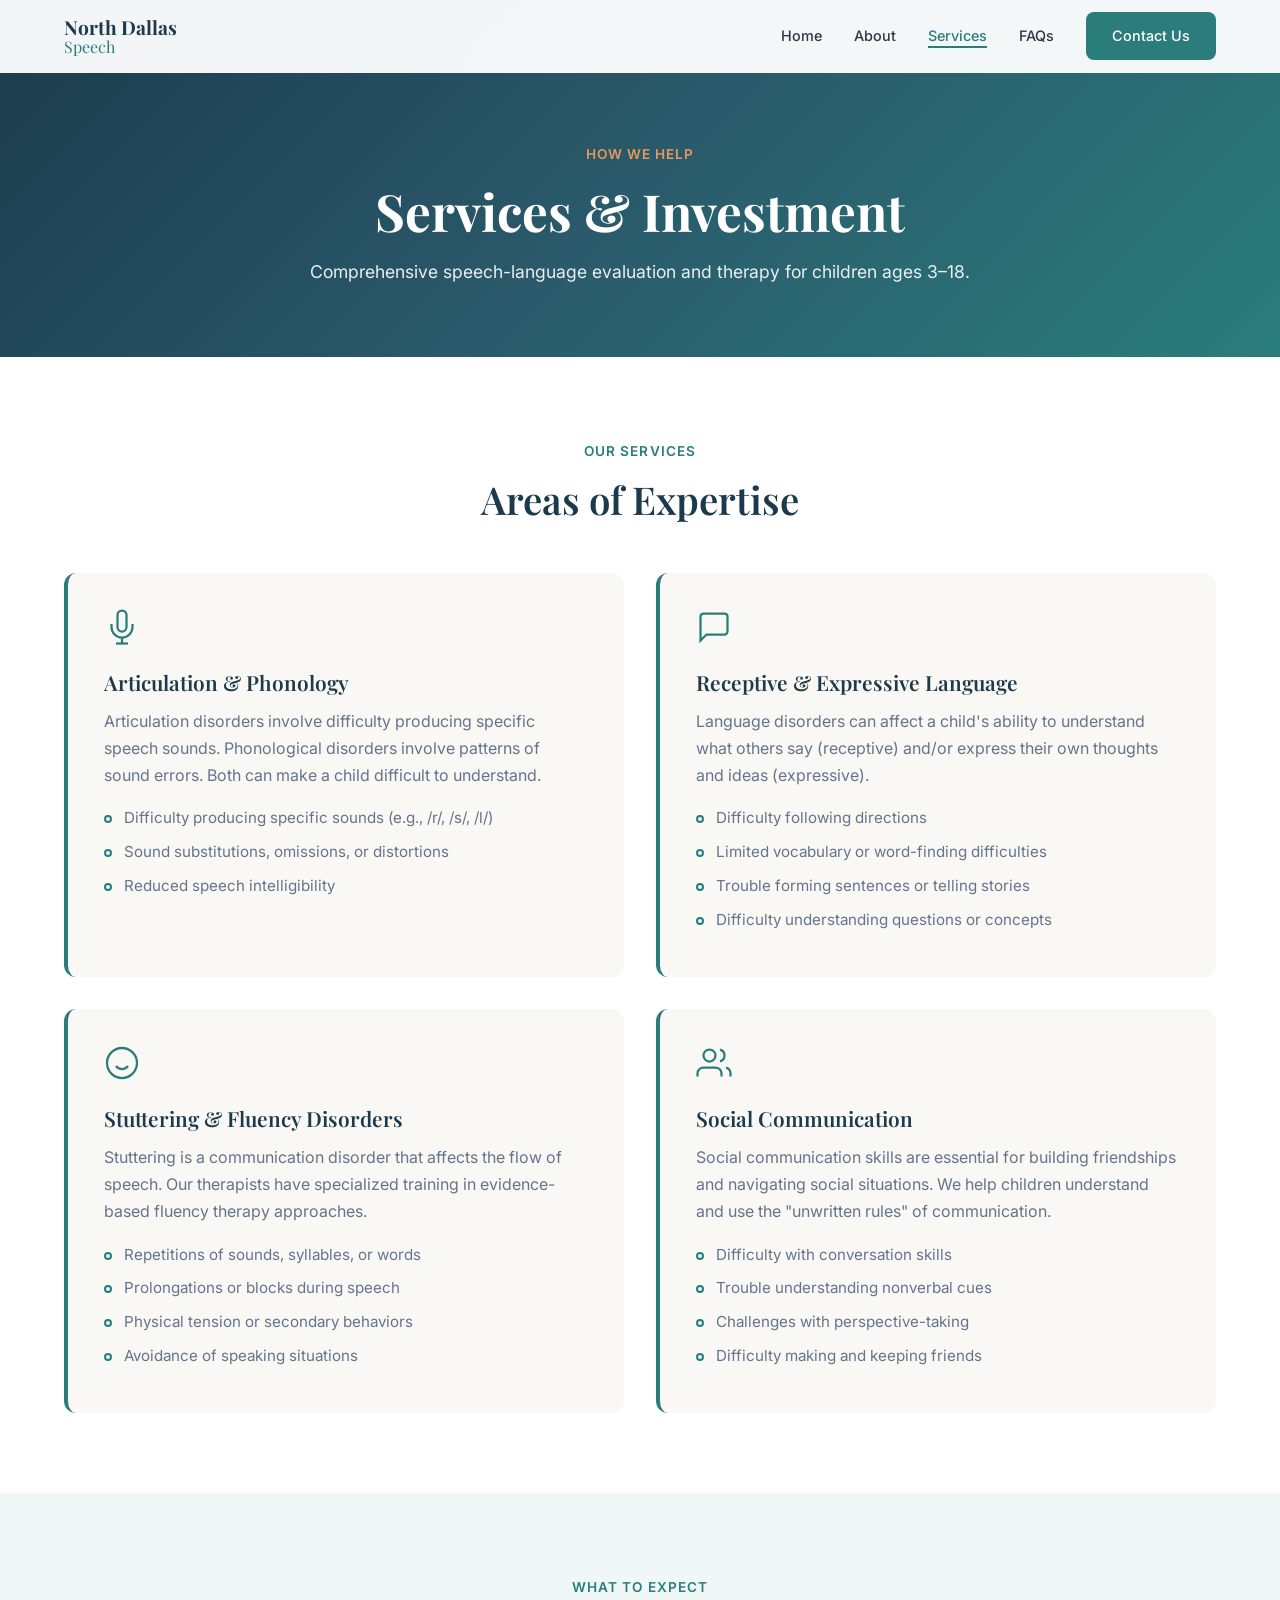
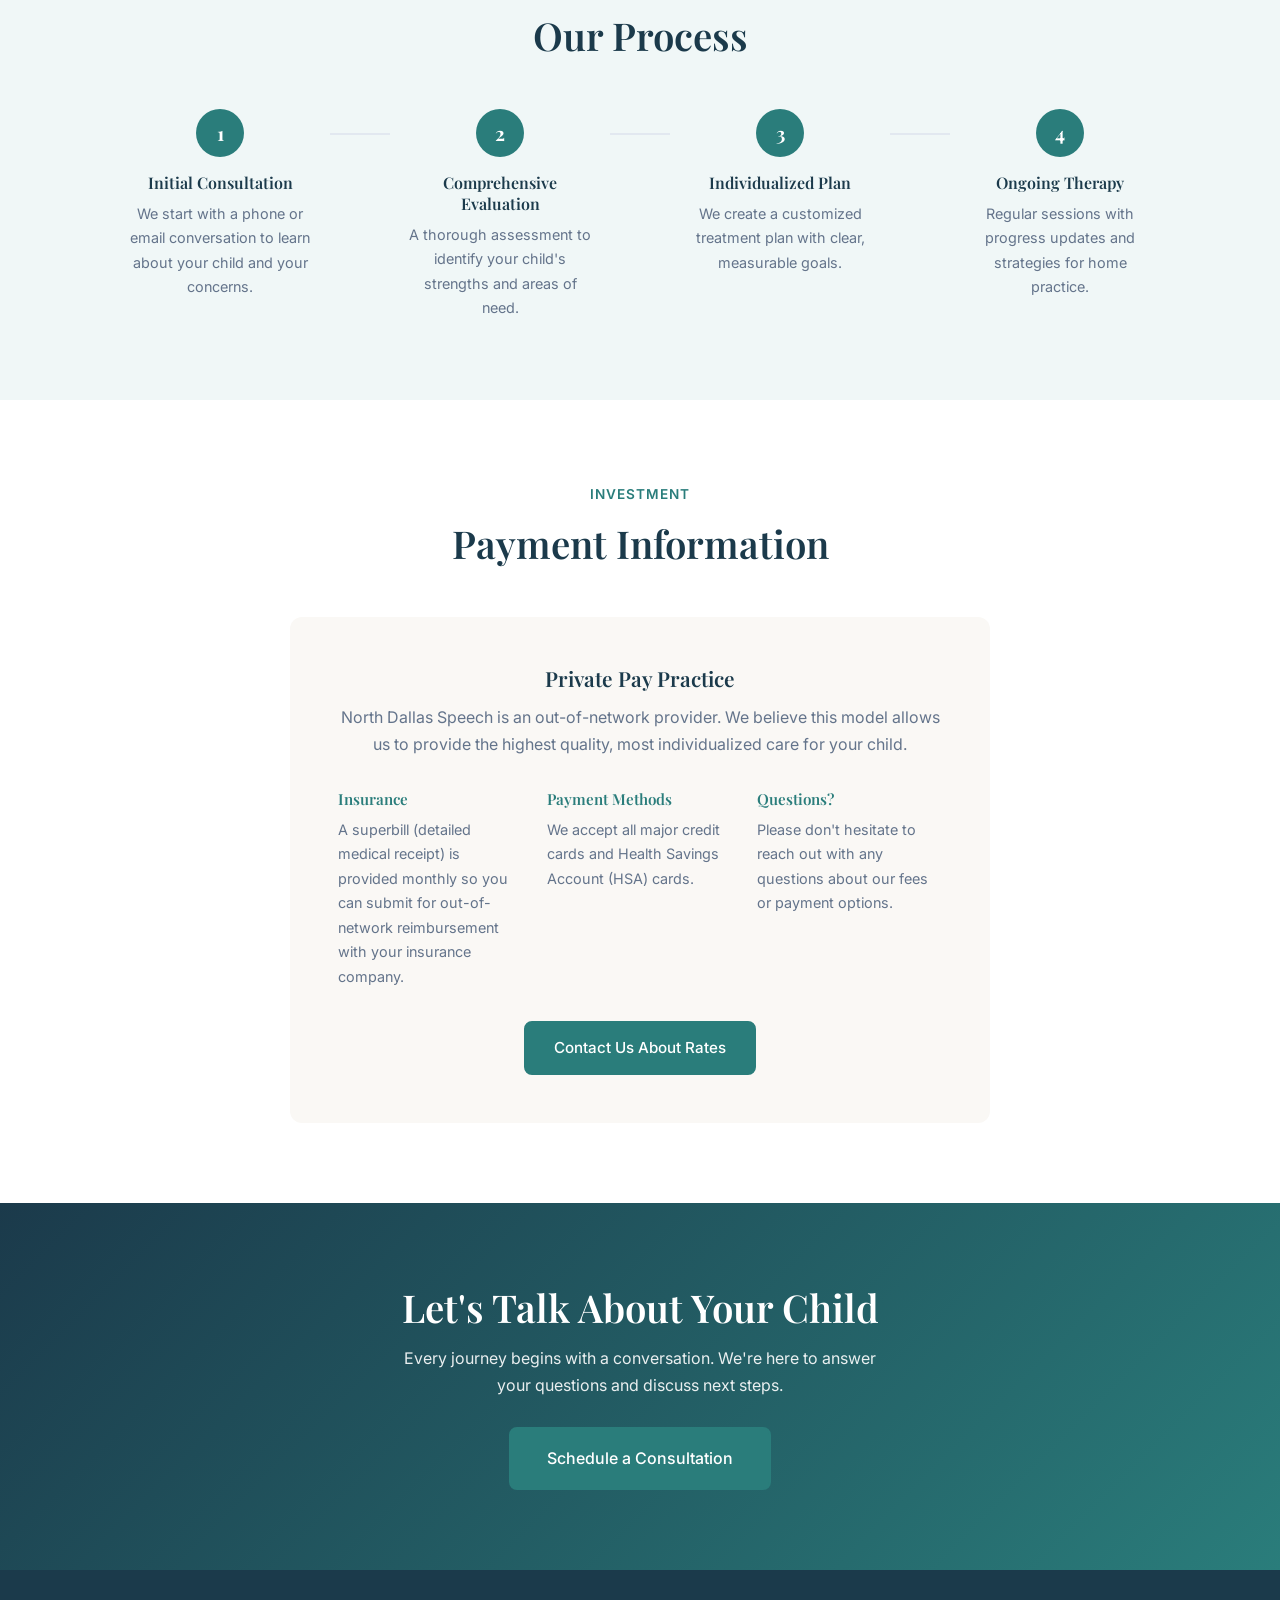
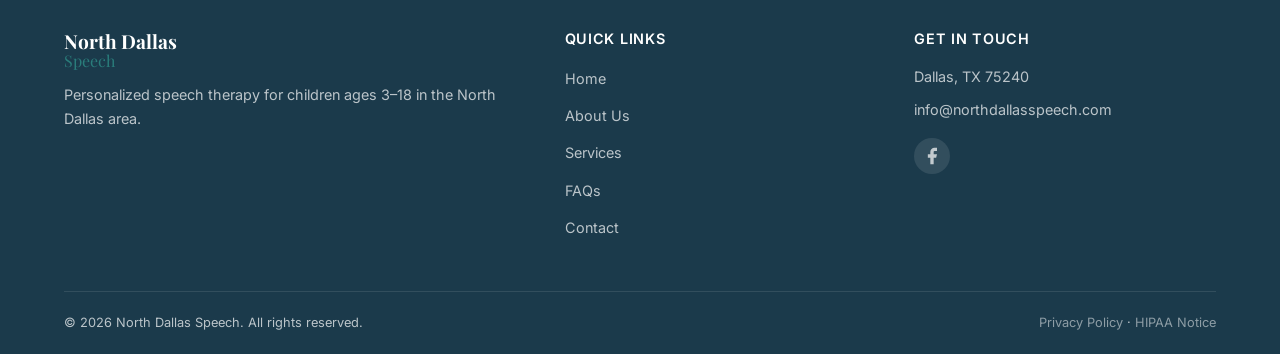
<file: website/services.html>
<!DOCTYPE html>
<html lang="en">
<head>
  <meta charset="UTF-8">
  <meta name="viewport" content="width=device-width, initial-scale=1.0">
  <meta name="description" content="Speech therapy services at North Dallas Speech: articulation, language disorders, stuttering, social communication, and more. Private pay with superbill provided.">
  <title>Services &amp; Investment | North Dallas Speech</title>
  <link rel="preconnect" href="https://fonts.googleapis.com">
  <link rel="preconnect" href="https://fonts.gstatic.com" crossorigin>
  <link href="https://fonts.googleapis.com/css2?family=Playfair+Display:wght@400;600;700&family=Inter:wght@300;400;500;600&display=swap" rel="stylesheet">
  <link rel="stylesheet" href="styles.css">
</head>
<body>

  <!-- Navigation -->
  <nav class="navbar" id="navbar">
    <div class="container nav-container">
      <a href="index.html" class="logo">
        <span class="logo-north">North Dallas</span>
        <span class="logo-speech">Speech</span>
      </a>
      <button class="nav-toggle" id="navToggle" aria-label="Toggle navigation">
        <span></span><span></span><span></span>
      </button>
      <ul class="nav-links" id="navLinks">
        <li><a href="index.html">Home</a></li>
        <li><a href="about.html">About</a></li>
        <li><a href="services.html" class="active">Services</a></li>
        <li><a href="faq.html">FAQs</a></li>
        <li><a href="contact.html" class="btn btn-nav">Contact Us</a></li>
      </ul>
    </div>
  </nav>

  <!-- Page Header -->
  <section class="page-header">
    <div class="container">
      <span class="section-label">How We Help</span>
      <h1>Services &amp; Investment</h1>
      <p>Comprehensive speech-language evaluation and therapy for children ages 3&ndash;18.</p>
    </div>
  </section>

  <!-- Services Detail -->
  <section class="section">
    <div class="container">
      <div class="section-header">
        <span class="section-label">Our Services</span>
        <h2>Areas of Expertise</h2>
      </div>

      <div class="services-detail-grid">
        <div class="service-detail-card">
          <div class="service-detail-icon">
            <svg xmlns="http://www.w3.org/2000/svg" viewBox="0 0 24 24" fill="none" stroke="currentColor" stroke-width="1.5" width="36" height="36"><path d="M12 1a3 3 0 0 0-3 3v8a3 3 0 0 0 6 0V4a3 3 0 0 0-3-3z"/><path d="M19 10v2a7 7 0 0 1-14 0v-2"/><line x1="12" y1="19" x2="12" y2="23"/><line x1="8" y1="23" x2="16" y2="23"/></svg>
          </div>
          <h3>Articulation &amp; Phonology</h3>
          <p>Articulation disorders involve difficulty producing specific speech sounds. Phonological disorders involve patterns of sound errors. Both can make a child difficult to understand.</p>
          <ul>
            <li>Difficulty producing specific sounds (e.g., /r/, /s/, /l/)</li>
            <li>Sound substitutions, omissions, or distortions</li>
            <li>Reduced speech intelligibility</li>
          </ul>
        </div>

        <div class="service-detail-card">
          <div class="service-detail-icon">
            <svg xmlns="http://www.w3.org/2000/svg" viewBox="0 0 24 24" fill="none" stroke="currentColor" stroke-width="1.5" width="36" height="36"><path d="M21 15a2 2 0 0 1-2 2H7l-4 4V5a2 2 0 0 1 2-2h14a2 2 0 0 1 2 2z"/></svg>
          </div>
          <h3>Receptive &amp; Expressive Language</h3>
          <p>Language disorders can affect a child's ability to understand what others say (receptive) and/or express their own thoughts and ideas (expressive).</p>
          <ul>
            <li>Difficulty following directions</li>
            <li>Limited vocabulary or word-finding difficulties</li>
            <li>Trouble forming sentences or telling stories</li>
            <li>Difficulty understanding questions or concepts</li>
          </ul>
        </div>

        <div class="service-detail-card">
          <div class="service-detail-icon">
            <svg xmlns="http://www.w3.org/2000/svg" viewBox="0 0 24 24" fill="none" stroke="currentColor" stroke-width="1.5" width="36" height="36"><circle cx="12" cy="12" r="10"/><path d="M8 14s1.5 2 4 2 4-2 4-2"/><line x1="9" y1="9" x2="9.01" y2="9"/><line x1="15" y1="9" x2="15.01" y2="9"/></svg>
          </div>
          <h3>Stuttering &amp; Fluency Disorders</h3>
          <p>Stuttering is a communication disorder that affects the flow of speech. Our therapists have specialized training in evidence-based fluency therapy approaches.</p>
          <ul>
            <li>Repetitions of sounds, syllables, or words</li>
            <li>Prolongations or blocks during speech</li>
            <li>Physical tension or secondary behaviors</li>
            <li>Avoidance of speaking situations</li>
          </ul>
        </div>

        <div class="service-detail-card">
          <div class="service-detail-icon">
            <svg xmlns="http://www.w3.org/2000/svg" viewBox="0 0 24 24" fill="none" stroke="currentColor" stroke-width="1.5" width="36" height="36"><path d="M17 21v-2a4 4 0 0 0-4-4H5a4 4 0 0 0-4 4v2"/><circle cx="9" cy="7" r="4"/><path d="M23 21v-2a4 4 0 0 0-3-3.87"/><path d="M16 3.13a4 4 0 0 1 0 7.75"/></svg>
          </div>
          <h3>Social Communication</h3>
          <p>Social communication skills are essential for building friendships and navigating social situations. We help children understand and use the "unwritten rules" of communication.</p>
          <ul>
            <li>Difficulty with conversation skills</li>
            <li>Trouble understanding nonverbal cues</li>
            <li>Challenges with perspective-taking</li>
            <li>Difficulty making and keeping friends</li>
          </ul>
        </div>
      </div>
    </div>
  </section>

  <!-- Process -->
  <section class="section process-section">
    <div class="container">
      <div class="section-header">
        <span class="section-label">What to Expect</span>
        <h2>Our Process</h2>
      </div>
      <div class="process-steps">
        <div class="process-step">
          <div class="step-number">1</div>
          <h3>Initial Consultation</h3>
          <p>We start with a phone or email conversation to learn about your child and your concerns.</p>
        </div>
        <div class="process-connector"></div>
        <div class="process-step">
          <div class="step-number">2</div>
          <h3>Comprehensive Evaluation</h3>
          <p>A thorough assessment to identify your child's strengths and areas of need.</p>
        </div>
        <div class="process-connector"></div>
        <div class="process-step">
          <div class="step-number">3</div>
          <h3>Individualized Plan</h3>
          <p>We create a customized treatment plan with clear, measurable goals.</p>
        </div>
        <div class="process-connector"></div>
        <div class="process-step">
          <div class="step-number">4</div>
          <h3>Ongoing Therapy</h3>
          <p>Regular sessions with progress updates and strategies for home practice.</p>
        </div>
      </div>
    </div>
  </section>

  <!-- Investment -->
  <section class="section investment-section">
    <div class="container">
      <div class="section-header">
        <span class="section-label">Investment</span>
        <h2>Payment Information</h2>
      </div>
      <div class="investment-content">
        <div class="investment-card">
          <h3>Private Pay Practice</h3>
          <p>North Dallas Speech is an out-of-network provider. We believe this model allows us to provide the highest quality, most individualized care for your child.</p>
          <div class="investment-details">
            <div class="investment-item">
              <h4>Insurance</h4>
              <p>A superbill (detailed medical receipt) is provided monthly so you can submit for out-of-network reimbursement with your insurance company.</p>
            </div>
            <div class="investment-item">
              <h4>Payment Methods</h4>
              <p>We accept all major credit cards and Health Savings Account (HSA) cards.</p>
            </div>
            <div class="investment-item">
              <h4>Questions?</h4>
              <p>Please don't hesitate to reach out with any questions about our fees or payment options.</p>
            </div>
          </div>
          <a href="contact.html" class="btn btn-primary">Contact Us About Rates</a>
        </div>
      </div>
    </div>
  </section>

  <!-- CTA -->
  <section class="cta-banner">
    <div class="container">
      <h2>Let's Talk About Your Child</h2>
      <p>Every journey begins with a conversation. We're here to answer your questions and discuss next steps.</p>
      <a href="contact.html" class="btn btn-primary btn-lg">Schedule a Consultation</a>
    </div>
  </section>

  <!-- Footer -->
  <footer class="footer">
    <div class="container">
      <div class="footer-grid">
        <div class="footer-brand">
          <a href="index.html" class="logo">
            <span class="logo-north">North Dallas</span>
            <span class="logo-speech">Speech</span>
          </a>
          <p>Personalized speech therapy for children ages 3&ndash;18 in the North Dallas area.</p>
        </div>
        <div class="footer-links">
          <h4>Quick Links</h4>
          <ul>
            <li><a href="index.html">Home</a></li>
            <li><a href="about.html">About Us</a></li>
            <li><a href="services.html">Services</a></li>
            <li><a href="faq.html">FAQs</a></li>
            <li><a href="contact.html">Contact</a></li>
          </ul>
        </div>
        <div class="footer-contact">
          <h4>Get in Touch</h4>
          <ul>
            <li>Dallas, TX 75240</li>
            <li><a href="mailto:info@northdallasspeech.com">info@northdallasspeech.com</a></li>
          </ul>
          <div class="social-links">
            <a href="https://www.facebook.com/northdallasspeech/" aria-label="Facebook" target="_blank" rel="noopener noreferrer">
              <svg xmlns="http://www.w3.org/2000/svg" viewBox="0 0 24 24" fill="currentColor" width="20" height="20"><path d="M18 2h-3a5 5 0 0 0-5 5v3H7v4h3v8h4v-8h3l1-4h-4V7a1 1 0 0 1 1-1h3z"/></svg>
            </a>
          </div>
        </div>
      </div>
      <div class="footer-bottom">
        <p>&copy; 2026 North Dallas Speech. All rights reserved.</p>
        <p><a href="#">Privacy Policy</a> &middot; <a href="#">HIPAA Notice</a></p>
      </div>
    </div>
  </footer>

  <script src="script.js"></script>
</body>
</html>
</file>
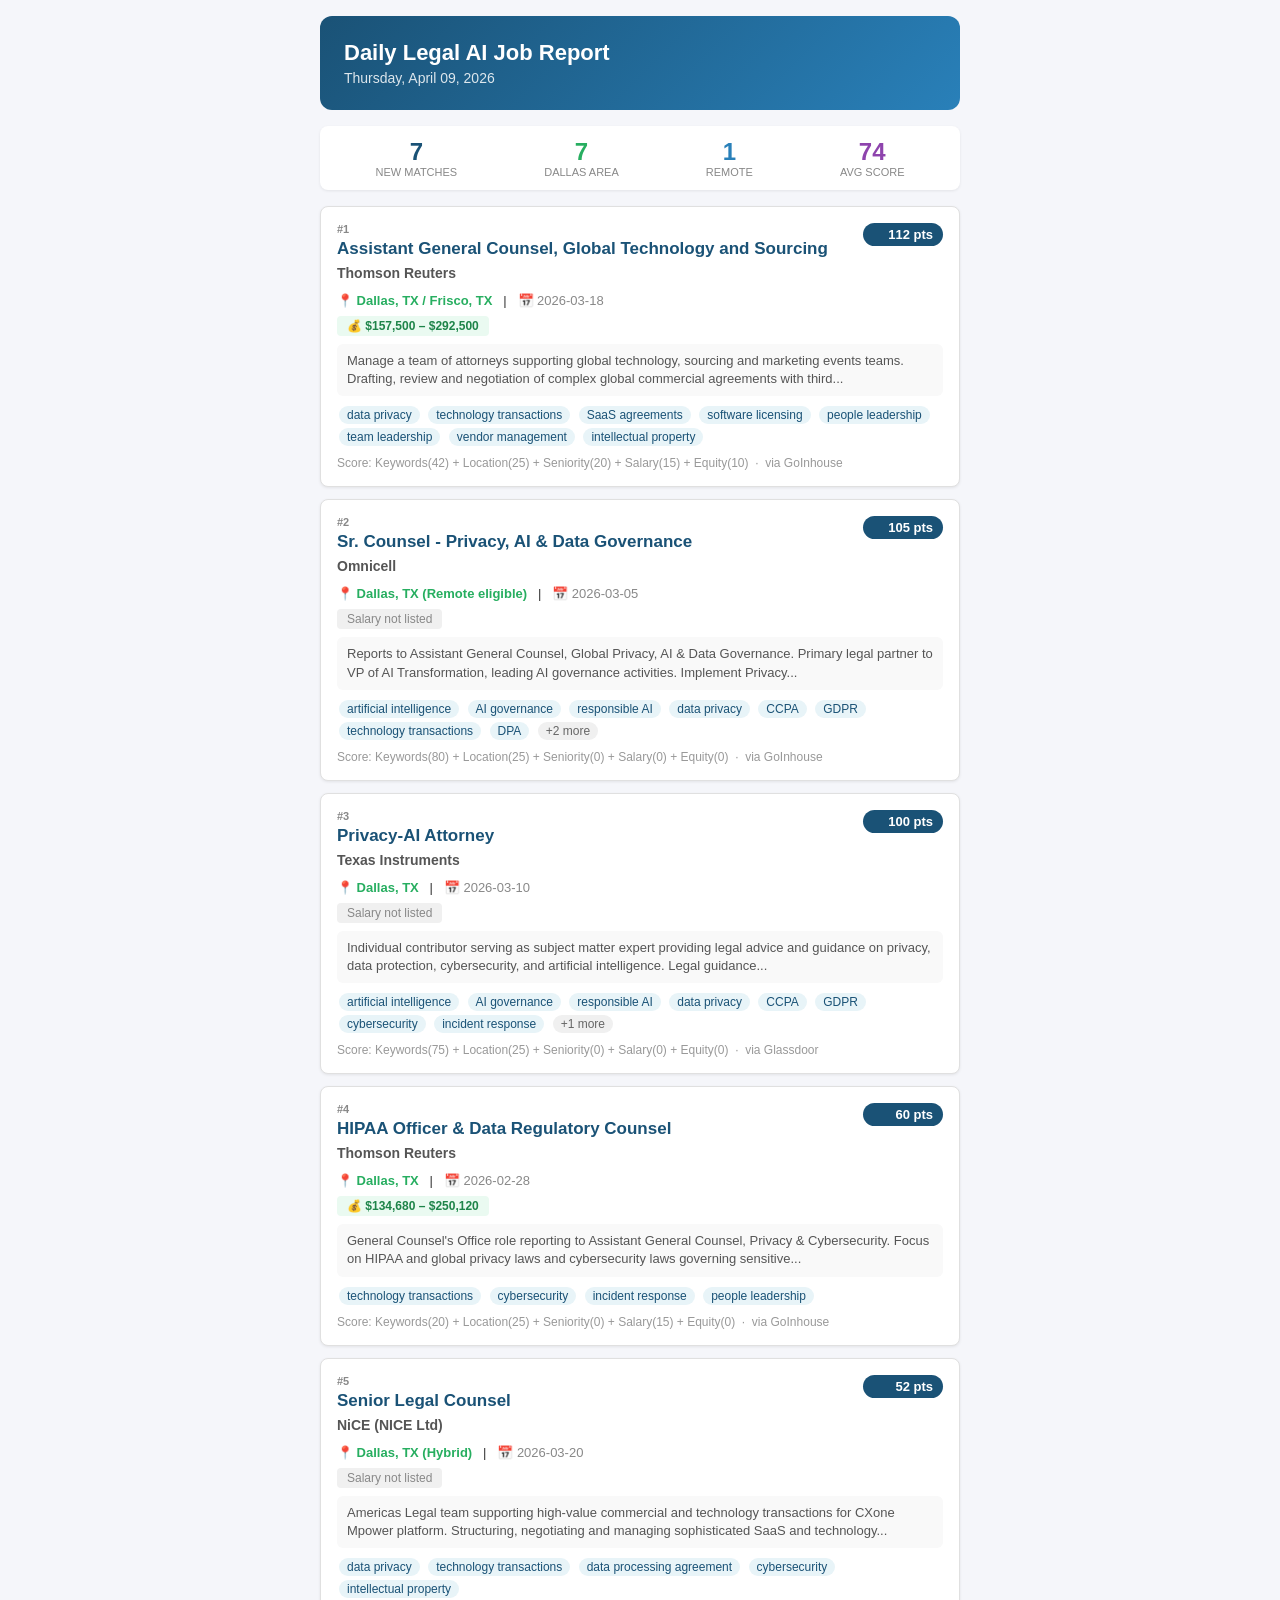
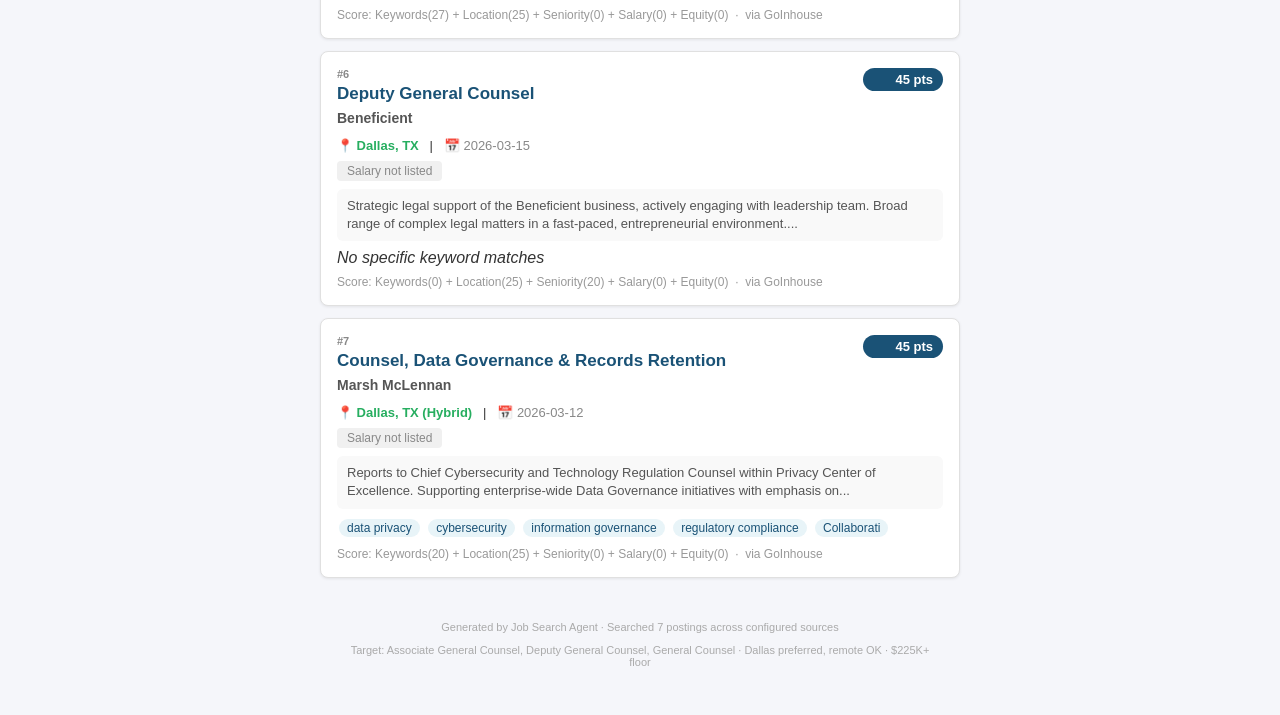
<file: job_agent/data/dallas_report.html>
<!DOCTYPE html>
    <html>
    <head>
        <meta charset="utf-8">
        <meta name="viewport" content="width=device-width, initial-scale=1.0">
    </head>
    <body style="margin:0;padding:0;font-family:-apple-system,BlinkMacSystemFont,'Segoe UI',Roboto,sans-serif;
                 background:#f5f6fa;color:#333;">
        <div style="max-width:640px;margin:0 auto;padding:16px;">

            <!-- Header -->
            <div style="background:linear-gradient(135deg,#1a5276,#2980b9);border-radius:12px;
                        padding:24px;color:white;margin-bottom:16px;">
                <h1 style="margin:0 0 4px 0;font-size:22px;">Daily Legal AI Job Report</h1>
                <div style="opacity:0.85;font-size:14px;">Thursday, April 09, 2026</div>
            </div>

            <!-- Stats Bar -->
            <div style="display:flex;justify-content:space-around;background:white;border-radius:8px;
                        padding:12px;margin-bottom:16px;box-shadow:0 1px 3px rgba(0,0,0,0.08);">
                <div style="text-align:center;">
                    <div style="font-size:24px;font-weight:700;color:#1a5276;">7</div>
                    <div style="font-size:11px;color:#888;">NEW MATCHES</div>
                </div>
                <div style="text-align:center;">
                    <div style="font-size:24px;font-weight:700;color:#27ae60;">7</div>
                    <div style="font-size:11px;color:#888;">DALLAS AREA</div>
                </div>
                <div style="text-align:center;">
                    <div style="font-size:24px;font-weight:700;color:#2980b9;">1</div>
                    <div style="font-size:11px;color:#888;">REMOTE</div>
                </div>
                <div style="text-align:center;">
                    <div style="font-size:24px;font-weight:700;color:#8e44ad;">74</div>
                    <div style="font-size:11px;color:#888;">AVG SCORE</div>
                </div>
            </div>

            <!-- Job Listings -->
            
    <div style="border:1px solid #e0e0e0;border-radius:8px;padding:16px;margin:12px 0;
                background:#ffffff;box-shadow:0 1px 3px rgba(0,0,0,0.08);">
        <div style="display:flex;justify-content:space-between;align-items:flex-start;">
            <div>
                <div style="font-size:11px;color:#888;font-weight:600;">#1</div>
                <h3 style="margin:4px 0 6px 0;color:#1a1a2e;font-size:17px;">
                    <a href="https://www.goinhouse.com/jobs/512082135-assistant-general-counsel-global-technology-and-sourcing-at-thomson-reuters-corporation" style="color:#1a5276;text-decoration:none;">Assistant General Counsel, Global Technology and Sourcing</a>
                </h3>
                <div style="color:#555;font-size:14px;margin-bottom:4px;">
                    <strong>Thomson Reuters</strong>
                </div>
            </div>
            <div style="text-align:right;min-width:80px;">
                <div style="background:#1a5276;color:white;padding:4px 10px;border-radius:16px;
                            font-size:13px;font-weight:700;">112 pts</div>
            </div>
        </div>

        <div style="margin:8px 0;font-size:13px;">
            <span style="color:#27ae60;font-weight:600;">📍 Dallas, TX / Frisco, TX</span>
            &nbsp;&nbsp;|&nbsp;&nbsp;
            <span style="color:#888;">📅 2026-03-18</span>
        </div>

        <!-- Salary -->
        <div style="margin:8px 0;">
            <span style="display:inline-block;background:#eafaf1;color:#1e8449;padding:3px 10px;border-radius:4px;font-size:12px;font-weight:600;">💰 $157,500 – $292,500</span>
        </div>

        <!-- Brief Description -->
        <div style="margin:8px 0;font-size:13px;color:#555;line-height:1.4;
                    padding:8px 10px;background:#f9f9f9;border-radius:6px;">
            Manage a team of attorneys supporting global technology, sourcing and marketing events teams. Drafting, review and negotiation of complex global commercial agreements with third...
        </div>

        <div style="margin:8px 0;">
            <span style="display:inline-block;background:#e8f4f8;color:#1a5276;padding:2px 8px;margin:2px;border-radius:12px;font-size:12px;">data privacy</span> <span style="display:inline-block;background:#e8f4f8;color:#1a5276;padding:2px 8px;margin:2px;border-radius:12px;font-size:12px;">technology transactions</span> <span style="display:inline-block;background:#e8f4f8;color:#1a5276;padding:2px 8px;margin:2px;border-radius:12px;font-size:12px;">SaaS agreements</span> <span style="display:inline-block;background:#e8f4f8;color:#1a5276;padding:2px 8px;margin:2px;border-radius:12px;font-size:12px;">software licensing</span> <span style="display:inline-block;background:#e8f4f8;color:#1a5276;padding:2px 8px;margin:2px;border-radius:12px;font-size:12px;">people leadership</span> <span style="display:inline-block;background:#e8f4f8;color:#1a5276;padding:2px 8px;margin:2px;border-radius:12px;font-size:12px;">team leadership</span> <span style="display:inline-block;background:#e8f4f8;color:#1a5276;padding:2px 8px;margin:2px;border-radius:12px;font-size:12px;">vendor management</span> <span style="display:inline-block;background:#e8f4f8;color:#1a5276;padding:2px 8px;margin:2px;border-radius:12px;font-size:12px;">intellectual property</span>
        </div>

        <div style="font-size:12px;color:#999;margin-top:8px;">
            Score: Keywords(42) +
            Location(25) +
            Seniority(20) +
            Salary(15) +
            Equity(10)
            &nbsp;·&nbsp; via GoInhouse
        </div>

    </div>
    
    <div style="border:1px solid #e0e0e0;border-radius:8px;padding:16px;margin:12px 0;
                background:#ffffff;box-shadow:0 1px 3px rgba(0,0,0,0.08);">
        <div style="display:flex;justify-content:space-between;align-items:flex-start;">
            <div>
                <div style="font-size:11px;color:#888;font-weight:600;">#2</div>
                <h3 style="margin:4px 0 6px 0;color:#1a1a2e;font-size:17px;">
                    <a href="https://www.goinhouse.com/jobs/412578727-sr-counsel-privacy-ai-data-governance-remote-at-omnicell" style="color:#1a5276;text-decoration:none;">Sr. Counsel - Privacy, AI & Data Governance</a>
                </h3>
                <div style="color:#555;font-size:14px;margin-bottom:4px;">
                    <strong>Omnicell</strong>
                </div>
            </div>
            <div style="text-align:right;min-width:80px;">
                <div style="background:#1a5276;color:white;padding:4px 10px;border-radius:16px;
                            font-size:13px;font-weight:700;">105 pts</div>
            </div>
        </div>

        <div style="margin:8px 0;font-size:13px;">
            <span style="color:#27ae60;font-weight:600;">📍 Dallas, TX (Remote eligible)</span>
            &nbsp;&nbsp;|&nbsp;&nbsp;
            <span style="color:#888;">📅 2026-03-05</span>
        </div>

        <!-- Salary -->
        <div style="margin:8px 0;">
            <span style="display:inline-block;background:#f0f0f0;color:#888;padding:3px 10px;border-radius:4px;font-size:12px;">Salary not listed</span>
        </div>

        <!-- Brief Description -->
        <div style="margin:8px 0;font-size:13px;color:#555;line-height:1.4;
                    padding:8px 10px;background:#f9f9f9;border-radius:6px;">
            Reports to Assistant General Counsel, Global Privacy, AI & Data Governance. Primary legal partner to VP of AI Transformation, leading AI governance activities. Implement Privacy...
        </div>

        <div style="margin:8px 0;">
            <span style="display:inline-block;background:#e8f4f8;color:#1a5276;padding:2px 8px;margin:2px;border-radius:12px;font-size:12px;">artificial intelligence</span> <span style="display:inline-block;background:#e8f4f8;color:#1a5276;padding:2px 8px;margin:2px;border-radius:12px;font-size:12px;">AI governance</span> <span style="display:inline-block;background:#e8f4f8;color:#1a5276;padding:2px 8px;margin:2px;border-radius:12px;font-size:12px;">responsible AI</span> <span style="display:inline-block;background:#e8f4f8;color:#1a5276;padding:2px 8px;margin:2px;border-radius:12px;font-size:12px;">data privacy</span> <span style="display:inline-block;background:#e8f4f8;color:#1a5276;padding:2px 8px;margin:2px;border-radius:12px;font-size:12px;">CCPA</span> <span style="display:inline-block;background:#e8f4f8;color:#1a5276;padding:2px 8px;margin:2px;border-radius:12px;font-size:12px;">GDPR</span> <span style="display:inline-block;background:#e8f4f8;color:#1a5276;padding:2px 8px;margin:2px;border-radius:12px;font-size:12px;">technology transactions</span> <span style="display:inline-block;background:#e8f4f8;color:#1a5276;padding:2px 8px;margin:2px;border-radius:12px;font-size:12px;">DPA</span> <span style="display:inline-block;background:#f0f0f0;color:#666;padding:2px 8px;margin:2px;border-radius:12px;font-size:12px;">+2 more</span>
        </div>

        <div style="font-size:12px;color:#999;margin-top:8px;">
            Score: Keywords(80) +
            Location(25) +
            Seniority(0) +
            Salary(0) +
            Equity(0)
            &nbsp;·&nbsp; via GoInhouse
        </div>

    </div>
    
    <div style="border:1px solid #e0e0e0;border-radius:8px;padding:16px;margin:12px 0;
                background:#ffffff;box-shadow:0 1px 3px rgba(0,0,0,0.08);">
        <div style="display:flex;justify-content:space-between;align-items:flex-start;">
            <div>
                <div style="font-size:11px;color:#888;font-weight:600;">#3</div>
                <h3 style="margin:4px 0 6px 0;color:#1a1a2e;font-size:17px;">
                    <a href="https://www.glassdoor.com/job-listing/privacy-ai-attorney-texas-instruments-JV_IC1139977_KO0,19_KE20,37.htm" style="color:#1a5276;text-decoration:none;">Privacy-AI Attorney</a>
                </h3>
                <div style="color:#555;font-size:14px;margin-bottom:4px;">
                    <strong>Texas Instruments</strong>
                </div>
            </div>
            <div style="text-align:right;min-width:80px;">
                <div style="background:#1a5276;color:white;padding:4px 10px;border-radius:16px;
                            font-size:13px;font-weight:700;">100 pts</div>
            </div>
        </div>

        <div style="margin:8px 0;font-size:13px;">
            <span style="color:#27ae60;font-weight:600;">📍 Dallas, TX</span>
            &nbsp;&nbsp;|&nbsp;&nbsp;
            <span style="color:#888;">📅 2026-03-10</span>
        </div>

        <!-- Salary -->
        <div style="margin:8px 0;">
            <span style="display:inline-block;background:#f0f0f0;color:#888;padding:3px 10px;border-radius:4px;font-size:12px;">Salary not listed</span>
        </div>

        <!-- Brief Description -->
        <div style="margin:8px 0;font-size:13px;color:#555;line-height:1.4;
                    padding:8px 10px;background:#f9f9f9;border-radius:6px;">
            Individual contributor serving as subject matter expert providing legal advice and guidance on privacy, data protection, cybersecurity, and artificial intelligence. Legal guidance...
        </div>

        <div style="margin:8px 0;">
            <span style="display:inline-block;background:#e8f4f8;color:#1a5276;padding:2px 8px;margin:2px;border-radius:12px;font-size:12px;">artificial intelligence</span> <span style="display:inline-block;background:#e8f4f8;color:#1a5276;padding:2px 8px;margin:2px;border-radius:12px;font-size:12px;">AI governance</span> <span style="display:inline-block;background:#e8f4f8;color:#1a5276;padding:2px 8px;margin:2px;border-radius:12px;font-size:12px;">responsible AI</span> <span style="display:inline-block;background:#e8f4f8;color:#1a5276;padding:2px 8px;margin:2px;border-radius:12px;font-size:12px;">data privacy</span> <span style="display:inline-block;background:#e8f4f8;color:#1a5276;padding:2px 8px;margin:2px;border-radius:12px;font-size:12px;">CCPA</span> <span style="display:inline-block;background:#e8f4f8;color:#1a5276;padding:2px 8px;margin:2px;border-radius:12px;font-size:12px;">GDPR</span> <span style="display:inline-block;background:#e8f4f8;color:#1a5276;padding:2px 8px;margin:2px;border-radius:12px;font-size:12px;">cybersecurity</span> <span style="display:inline-block;background:#e8f4f8;color:#1a5276;padding:2px 8px;margin:2px;border-radius:12px;font-size:12px;">incident response</span> <span style="display:inline-block;background:#f0f0f0;color:#666;padding:2px 8px;margin:2px;border-radius:12px;font-size:12px;">+1 more</span>
        </div>

        <div style="font-size:12px;color:#999;margin-top:8px;">
            Score: Keywords(75) +
            Location(25) +
            Seniority(0) +
            Salary(0) +
            Equity(0)
            &nbsp;·&nbsp; via Glassdoor
        </div>

    </div>
    
    <div style="border:1px solid #e0e0e0;border-radius:8px;padding:16px;margin:12px 0;
                background:#ffffff;box-shadow:0 1px 3px rgba(0,0,0,0.08);">
        <div style="display:flex;justify-content:space-between;align-items:flex-start;">
            <div>
                <div style="font-size:11px;color:#888;font-weight:600;">#4</div>
                <h3 style="margin:4px 0 6px 0;color:#1a1a2e;font-size:17px;">
                    <a href="https://www.goinhouse.com/jobs/464935589-hipaa-officer-data-regulatory-counsel-at-thomson-reuters" style="color:#1a5276;text-decoration:none;">HIPAA Officer & Data Regulatory Counsel</a>
                </h3>
                <div style="color:#555;font-size:14px;margin-bottom:4px;">
                    <strong>Thomson Reuters</strong>
                </div>
            </div>
            <div style="text-align:right;min-width:80px;">
                <div style="background:#1a5276;color:white;padding:4px 10px;border-radius:16px;
                            font-size:13px;font-weight:700;">60 pts</div>
            </div>
        </div>

        <div style="margin:8px 0;font-size:13px;">
            <span style="color:#27ae60;font-weight:600;">📍 Dallas, TX</span>
            &nbsp;&nbsp;|&nbsp;&nbsp;
            <span style="color:#888;">📅 2026-02-28</span>
        </div>

        <!-- Salary -->
        <div style="margin:8px 0;">
            <span style="display:inline-block;background:#eafaf1;color:#1e8449;padding:3px 10px;border-radius:4px;font-size:12px;font-weight:600;">💰 $134,680 – $250,120</span>
        </div>

        <!-- Brief Description -->
        <div style="margin:8px 0;font-size:13px;color:#555;line-height:1.4;
                    padding:8px 10px;background:#f9f9f9;border-radius:6px;">
            General Counsel's Office role reporting to Assistant General Counsel, Privacy & Cybersecurity. Focus on HIPAA and global privacy laws and cybersecurity laws governing sensitive...
        </div>

        <div style="margin:8px 0;">
            <span style="display:inline-block;background:#e8f4f8;color:#1a5276;padding:2px 8px;margin:2px;border-radius:12px;font-size:12px;">technology transactions</span> <span style="display:inline-block;background:#e8f4f8;color:#1a5276;padding:2px 8px;margin:2px;border-radius:12px;font-size:12px;">cybersecurity</span> <span style="display:inline-block;background:#e8f4f8;color:#1a5276;padding:2px 8px;margin:2px;border-radius:12px;font-size:12px;">incident response</span> <span style="display:inline-block;background:#e8f4f8;color:#1a5276;padding:2px 8px;margin:2px;border-radius:12px;font-size:12px;">people leadership</span>
        </div>

        <div style="font-size:12px;color:#999;margin-top:8px;">
            Score: Keywords(20) +
            Location(25) +
            Seniority(0) +
            Salary(15) +
            Equity(0)
            &nbsp;·&nbsp; via GoInhouse
        </div>

    </div>
    
    <div style="border:1px solid #e0e0e0;border-radius:8px;padding:16px;margin:12px 0;
                background:#ffffff;box-shadow:0 1px 3px rgba(0,0,0,0.08);">
        <div style="display:flex;justify-content:space-between;align-items:flex-start;">
            <div>
                <div style="font-size:11px;color:#888;font-weight:600;">#5</div>
                <h3 style="margin:4px 0 6px 0;color:#1a1a2e;font-size:17px;">
                    <a href="https://www.goinhouse.com/jobs/516597629-senior-legal-counsel-at-nice" style="color:#1a5276;text-decoration:none;">Senior Legal Counsel</a>
                </h3>
                <div style="color:#555;font-size:14px;margin-bottom:4px;">
                    <strong>NiCE (NICE Ltd)</strong>
                </div>
            </div>
            <div style="text-align:right;min-width:80px;">
                <div style="background:#1a5276;color:white;padding:4px 10px;border-radius:16px;
                            font-size:13px;font-weight:700;">52 pts</div>
            </div>
        </div>

        <div style="margin:8px 0;font-size:13px;">
            <span style="color:#27ae60;font-weight:600;">📍 Dallas, TX (Hybrid)</span>
            &nbsp;&nbsp;|&nbsp;&nbsp;
            <span style="color:#888;">📅 2026-03-20</span>
        </div>

        <!-- Salary -->
        <div style="margin:8px 0;">
            <span style="display:inline-block;background:#f0f0f0;color:#888;padding:3px 10px;border-radius:4px;font-size:12px;">Salary not listed</span>
        </div>

        <!-- Brief Description -->
        <div style="margin:8px 0;font-size:13px;color:#555;line-height:1.4;
                    padding:8px 10px;background:#f9f9f9;border-radius:6px;">
            Americas Legal team supporting high-value commercial and technology transactions for CXone Mpower platform. Structuring, negotiating and managing sophisticated SaaS and technology...
        </div>

        <div style="margin:8px 0;">
            <span style="display:inline-block;background:#e8f4f8;color:#1a5276;padding:2px 8px;margin:2px;border-radius:12px;font-size:12px;">data privacy</span> <span style="display:inline-block;background:#e8f4f8;color:#1a5276;padding:2px 8px;margin:2px;border-radius:12px;font-size:12px;">technology transactions</span> <span style="display:inline-block;background:#e8f4f8;color:#1a5276;padding:2px 8px;margin:2px;border-radius:12px;font-size:12px;">data processing agreement</span> <span style="display:inline-block;background:#e8f4f8;color:#1a5276;padding:2px 8px;margin:2px;border-radius:12px;font-size:12px;">cybersecurity</span> <span style="display:inline-block;background:#e8f4f8;color:#1a5276;padding:2px 8px;margin:2px;border-radius:12px;font-size:12px;">intellectual property</span>
        </div>

        <div style="font-size:12px;color:#999;margin-top:8px;">
            Score: Keywords(27) +
            Location(25) +
            Seniority(0) +
            Salary(0) +
            Equity(0)
            &nbsp;·&nbsp; via GoInhouse
        </div>

    </div>
    
    <div style="border:1px solid #e0e0e0;border-radius:8px;padding:16px;margin:12px 0;
                background:#ffffff;box-shadow:0 1px 3px rgba(0,0,0,0.08);">
        <div style="display:flex;justify-content:space-between;align-items:flex-start;">
            <div>
                <div style="font-size:11px;color:#888;font-weight:600;">#6</div>
                <h3 style="margin:4px 0 6px 0;color:#1a1a2e;font-size:17px;">
                    <a href="https://www.goinhouse.com/jobs/510251140-deputy-general-counsel-at-beneficient" style="color:#1a5276;text-decoration:none;">Deputy General Counsel</a>
                </h3>
                <div style="color:#555;font-size:14px;margin-bottom:4px;">
                    <strong>Beneficient</strong>
                </div>
            </div>
            <div style="text-align:right;min-width:80px;">
                <div style="background:#1a5276;color:white;padding:4px 10px;border-radius:16px;
                            font-size:13px;font-weight:700;">45 pts</div>
            </div>
        </div>

        <div style="margin:8px 0;font-size:13px;">
            <span style="color:#27ae60;font-weight:600;">📍 Dallas, TX</span>
            &nbsp;&nbsp;|&nbsp;&nbsp;
            <span style="color:#888;">📅 2026-03-15</span>
        </div>

        <!-- Salary -->
        <div style="margin:8px 0;">
            <span style="display:inline-block;background:#f0f0f0;color:#888;padding:3px 10px;border-radius:4px;font-size:12px;">Salary not listed</span>
        </div>

        <!-- Brief Description -->
        <div style="margin:8px 0;font-size:13px;color:#555;line-height:1.4;
                    padding:8px 10px;background:#f9f9f9;border-radius:6px;">
            Strategic legal support of the Beneficient business, actively engaging with leadership team. Broad range of complex legal matters in a fast-paced, entrepreneurial environment....
        </div>

        <div style="margin:8px 0;">
            <em>No specific keyword matches</em>
        </div>

        <div style="font-size:12px;color:#999;margin-top:8px;">
            Score: Keywords(0) +
            Location(25) +
            Seniority(20) +
            Salary(0) +
            Equity(0)
            &nbsp;·&nbsp; via GoInhouse
        </div>

    </div>
    
    <div style="border:1px solid #e0e0e0;border-radius:8px;padding:16px;margin:12px 0;
                background:#ffffff;box-shadow:0 1px 3px rgba(0,0,0,0.08);">
        <div style="display:flex;justify-content:space-between;align-items:flex-start;">
            <div>
                <div style="font-size:11px;color:#888;font-weight:600;">#7</div>
                <h3 style="margin:4px 0 6px 0;color:#1a1a2e;font-size:17px;">
                    <a href="https://www.goinhouse.com/jobs/503198391-counsel-data-governance-records-retention-at-marshmclennan" style="color:#1a5276;text-decoration:none;">Counsel, Data Governance & Records Retention</a>
                </h3>
                <div style="color:#555;font-size:14px;margin-bottom:4px;">
                    <strong>Marsh McLennan</strong>
                </div>
            </div>
            <div style="text-align:right;min-width:80px;">
                <div style="background:#1a5276;color:white;padding:4px 10px;border-radius:16px;
                            font-size:13px;font-weight:700;">45 pts</div>
            </div>
        </div>

        <div style="margin:8px 0;font-size:13px;">
            <span style="color:#27ae60;font-weight:600;">📍 Dallas, TX (Hybrid)</span>
            &nbsp;&nbsp;|&nbsp;&nbsp;
            <span style="color:#888;">📅 2026-03-12</span>
        </div>

        <!-- Salary -->
        <div style="margin:8px 0;">
            <span style="display:inline-block;background:#f0f0f0;color:#888;padding:3px 10px;border-radius:4px;font-size:12px;">Salary not listed</span>
        </div>

        <!-- Brief Description -->
        <div style="margin:8px 0;font-size:13px;color:#555;line-height:1.4;
                    padding:8px 10px;background:#f9f9f9;border-radius:6px;">
            Reports to Chief Cybersecurity and Technology Regulation Counsel within Privacy Center of Excellence. Supporting enterprise-wide Data Governance initiatives with emphasis on...
        </div>

        <div style="margin:8px 0;">
            <span style="display:inline-block;background:#e8f4f8;color:#1a5276;padding:2px 8px;margin:2px;border-radius:12px;font-size:12px;">data privacy</span> <span style="display:inline-block;background:#e8f4f8;color:#1a5276;padding:2px 8px;margin:2px;border-radius:12px;font-size:12px;">cybersecurity</span> <span style="display:inline-block;background:#e8f4f8;color:#1a5276;padding:2px 8px;margin:2px;border-radius:12px;font-size:12px;">information governance</span> <span style="display:inline-block;background:#e8f4f8;color:#1a5276;padding:2px 8px;margin:2px;border-radius:12px;font-size:12px;">regulatory compliance</span> <span style="display:inline-block;background:#e8f4f8;color:#1a5276;padding:2px 8px;margin:2px;border-radius:12px;font-size:12px;">Collaborati</span>
        </div>

        <div style="font-size:12px;color:#999;margin-top:8px;">
            Score: Keywords(20) +
            Location(25) +
            Seniority(0) +
            Salary(0) +
            Equity(0)
            &nbsp;·&nbsp; via GoInhouse
        </div>

    </div>
    

            <!-- Footer -->
            <div style="text-align:center;padding:20px;color:#aaa;font-size:11px;">
                <p>Generated by Job Search Agent · Searched 7 postings across configured sources</p>
                <p>Target: Associate General Counsel, Deputy General Counsel, General Counsel · Dallas preferred, remote OK · $225K+ floor</p>
            </div>
        </div>
    </body>
    </html>
</file>
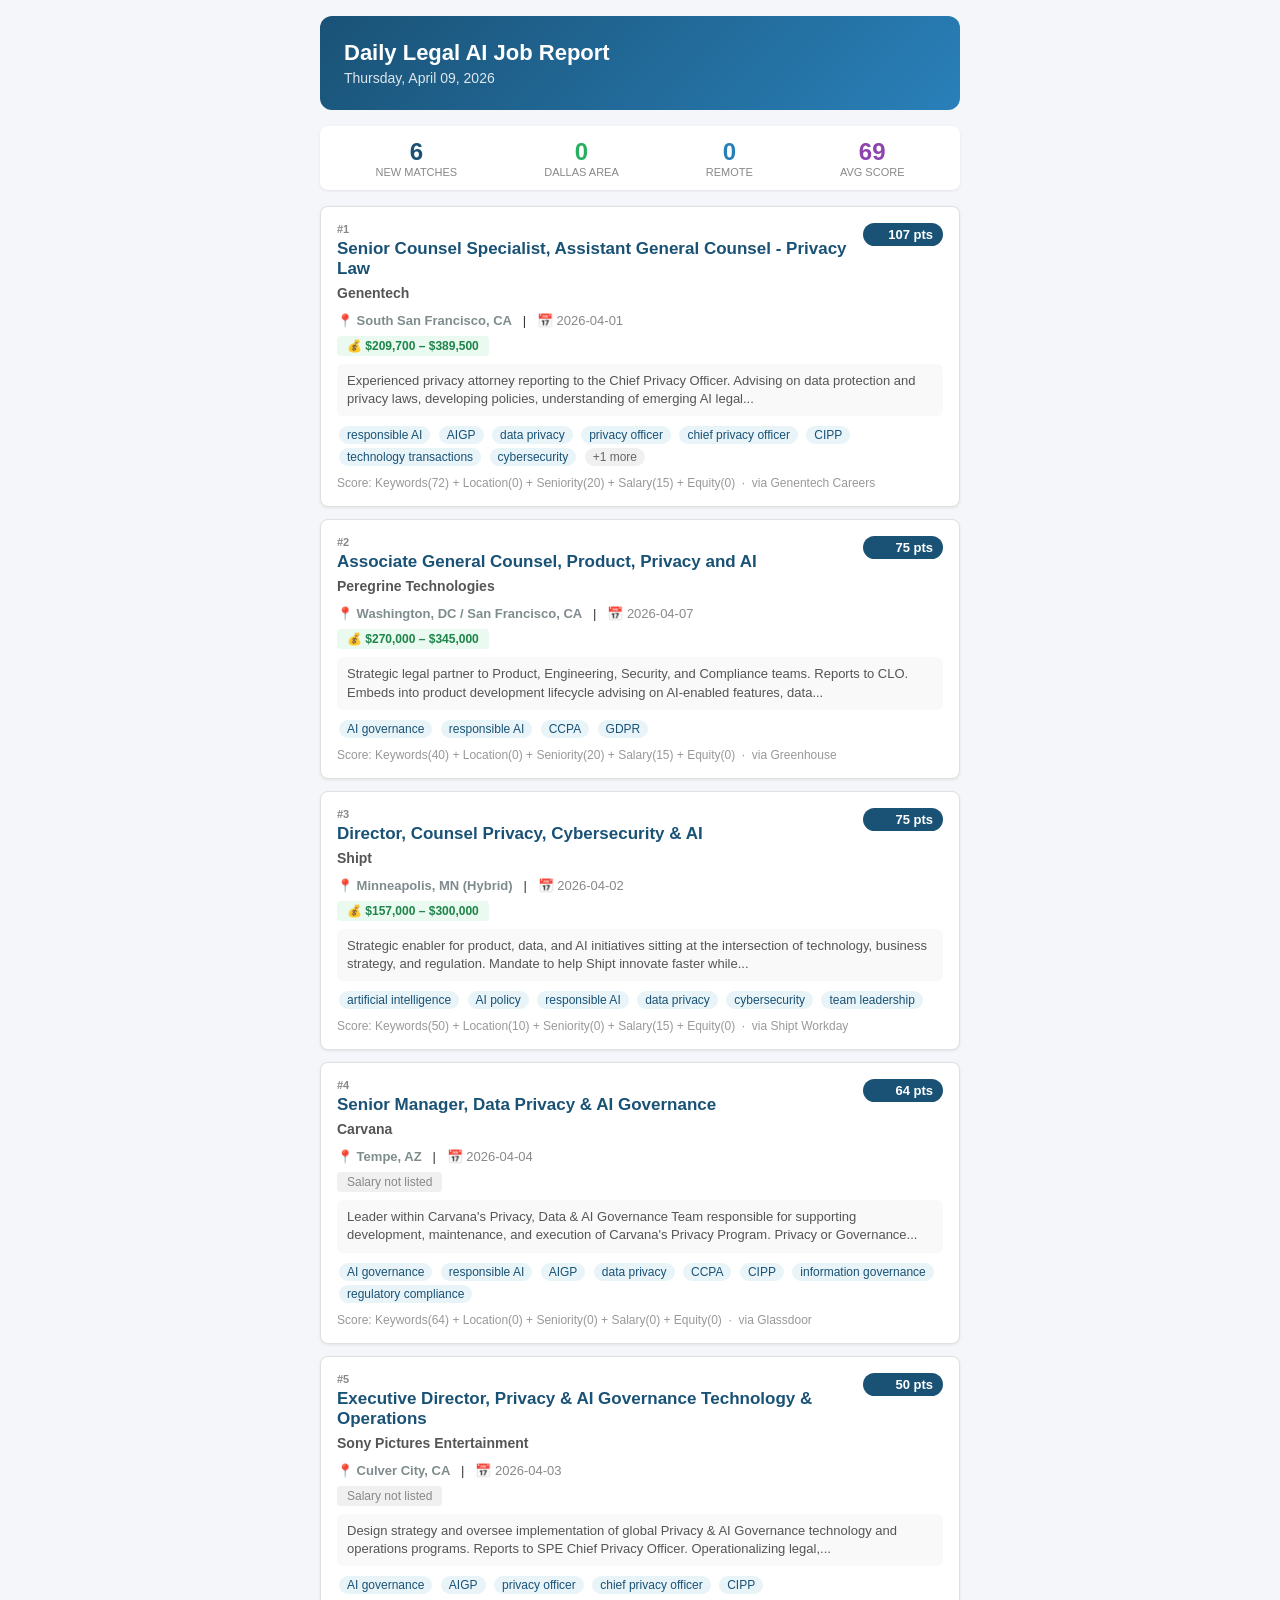
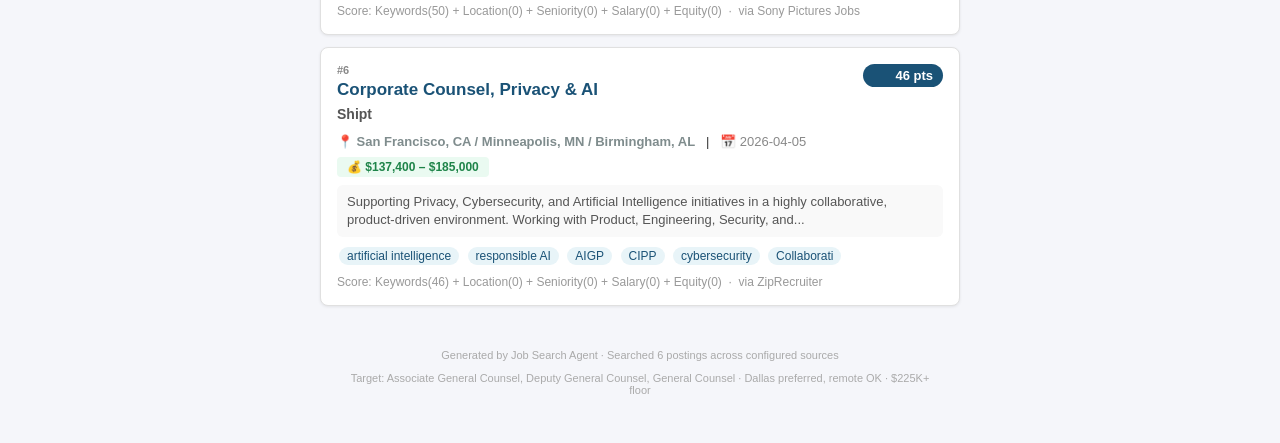
<file: job_agent/data/sample_report.html>
<!DOCTYPE html>
    <html>
    <head>
        <meta charset="utf-8">
        <meta name="viewport" content="width=device-width, initial-scale=1.0">
    </head>
    <body style="margin:0;padding:0;font-family:-apple-system,BlinkMacSystemFont,'Segoe UI',Roboto,sans-serif;
                 background:#f5f6fa;color:#333;">
        <div style="max-width:640px;margin:0 auto;padding:16px;">

            <!-- Header -->
            <div style="background:linear-gradient(135deg,#1a5276,#2980b9);border-radius:12px;
                        padding:24px;color:white;margin-bottom:16px;">
                <h1 style="margin:0 0 4px 0;font-size:22px;">Daily Legal AI Job Report</h1>
                <div style="opacity:0.85;font-size:14px;">Thursday, April 09, 2026</div>
            </div>

            <!-- Stats Bar -->
            <div style="display:flex;justify-content:space-around;background:white;border-radius:8px;
                        padding:12px;margin-bottom:16px;box-shadow:0 1px 3px rgba(0,0,0,0.08);">
                <div style="text-align:center;">
                    <div style="font-size:24px;font-weight:700;color:#1a5276;">6</div>
                    <div style="font-size:11px;color:#888;">NEW MATCHES</div>
                </div>
                <div style="text-align:center;">
                    <div style="font-size:24px;font-weight:700;color:#27ae60;">0</div>
                    <div style="font-size:11px;color:#888;">DALLAS AREA</div>
                </div>
                <div style="text-align:center;">
                    <div style="font-size:24px;font-weight:700;color:#2980b9;">0</div>
                    <div style="font-size:11px;color:#888;">REMOTE</div>
                </div>
                <div style="text-align:center;">
                    <div style="font-size:24px;font-weight:700;color:#8e44ad;">69</div>
                    <div style="font-size:11px;color:#888;">AVG SCORE</div>
                </div>
            </div>

            <!-- Job Listings -->
            
    <div style="border:1px solid #e0e0e0;border-radius:8px;padding:16px;margin:12px 0;
                background:#ffffff;box-shadow:0 1px 3px rgba(0,0,0,0.08);">
        <div style="display:flex;justify-content:space-between;align-items:flex-start;">
            <div>
                <div style="font-size:11px;color:#888;font-weight:600;">#1</div>
                <h3 style="margin:4px 0 6px 0;color:#1a1a2e;font-size:17px;">
                    <a href="https://careers.gene.com/us/en/job/202510-125507/Senior-Counsel-Specialist-Assistant-General-Counsel-Privacy-Law" style="color:#1a5276;text-decoration:none;">Senior Counsel Specialist, Assistant General Counsel - Privacy Law</a>
                </h3>
                <div style="color:#555;font-size:14px;margin-bottom:4px;">
                    <strong>Genentech</strong>
                </div>
            </div>
            <div style="text-align:right;min-width:80px;">
                <div style="background:#1a5276;color:white;padding:4px 10px;border-radius:16px;
                            font-size:13px;font-weight:700;">107 pts</div>
            </div>
        </div>

        <div style="margin:8px 0;font-size:13px;">
            <span style="color:#7f8c8d;font-weight:600;">📍 South San Francisco, CA</span>
            &nbsp;&nbsp;|&nbsp;&nbsp;
            <span style="color:#888;">📅 2026-04-01</span>
        </div>

        <!-- Salary -->
        <div style="margin:8px 0;">
            <span style="display:inline-block;background:#eafaf1;color:#1e8449;padding:3px 10px;border-radius:4px;font-size:12px;font-weight:600;">💰 $209,700 – $389,500</span>
        </div>

        <!-- Brief Description -->
        <div style="margin:8px 0;font-size:13px;color:#555;line-height:1.4;
                    padding:8px 10px;background:#f9f9f9;border-radius:6px;">
            Experienced privacy attorney reporting to the Chief Privacy Officer. Advising on data protection and privacy laws, developing policies, understanding of emerging AI legal...
        </div>

        <div style="margin:8px 0;">
            <span style="display:inline-block;background:#e8f4f8;color:#1a5276;padding:2px 8px;margin:2px;border-radius:12px;font-size:12px;">responsible AI</span> <span style="display:inline-block;background:#e8f4f8;color:#1a5276;padding:2px 8px;margin:2px;border-radius:12px;font-size:12px;">AIGP</span> <span style="display:inline-block;background:#e8f4f8;color:#1a5276;padding:2px 8px;margin:2px;border-radius:12px;font-size:12px;">data privacy</span> <span style="display:inline-block;background:#e8f4f8;color:#1a5276;padding:2px 8px;margin:2px;border-radius:12px;font-size:12px;">privacy officer</span> <span style="display:inline-block;background:#e8f4f8;color:#1a5276;padding:2px 8px;margin:2px;border-radius:12px;font-size:12px;">chief privacy officer</span> <span style="display:inline-block;background:#e8f4f8;color:#1a5276;padding:2px 8px;margin:2px;border-radius:12px;font-size:12px;">CIPP</span> <span style="display:inline-block;background:#e8f4f8;color:#1a5276;padding:2px 8px;margin:2px;border-radius:12px;font-size:12px;">technology transactions</span> <span style="display:inline-block;background:#e8f4f8;color:#1a5276;padding:2px 8px;margin:2px;border-radius:12px;font-size:12px;">cybersecurity</span> <span style="display:inline-block;background:#f0f0f0;color:#666;padding:2px 8px;margin:2px;border-radius:12px;font-size:12px;">+1 more</span>
        </div>

        <div style="font-size:12px;color:#999;margin-top:8px;">
            Score: Keywords(72) +
            Location(0) +
            Seniority(20) +
            Salary(15) +
            Equity(0)
            &nbsp;·&nbsp; via Genentech Careers
        </div>

    </div>
    
    <div style="border:1px solid #e0e0e0;border-radius:8px;padding:16px;margin:12px 0;
                background:#ffffff;box-shadow:0 1px 3px rgba(0,0,0,0.08);">
        <div style="display:flex;justify-content:space-between;align-items:flex-start;">
            <div>
                <div style="font-size:11px;color:#888;font-weight:600;">#2</div>
                <h3 style="margin:4px 0 6px 0;color:#1a1a2e;font-size:17px;">
                    <a href="https://job-boards.greenhouse.io/peregrinetechnologies/jobs/4669722005" style="color:#1a5276;text-decoration:none;">Associate General Counsel, Product, Privacy and AI</a>
                </h3>
                <div style="color:#555;font-size:14px;margin-bottom:4px;">
                    <strong>Peregrine Technologies</strong>
                </div>
            </div>
            <div style="text-align:right;min-width:80px;">
                <div style="background:#1a5276;color:white;padding:4px 10px;border-radius:16px;
                            font-size:13px;font-weight:700;">75 pts</div>
            </div>
        </div>

        <div style="margin:8px 0;font-size:13px;">
            <span style="color:#7f8c8d;font-weight:600;">📍 Washington, DC / San Francisco, CA</span>
            &nbsp;&nbsp;|&nbsp;&nbsp;
            <span style="color:#888;">📅 2026-04-07</span>
        </div>

        <!-- Salary -->
        <div style="margin:8px 0;">
            <span style="display:inline-block;background:#eafaf1;color:#1e8449;padding:3px 10px;border-radius:4px;font-size:12px;font-weight:600;">💰 $270,000 – $345,000</span>
        </div>

        <!-- Brief Description -->
        <div style="margin:8px 0;font-size:13px;color:#555;line-height:1.4;
                    padding:8px 10px;background:#f9f9f9;border-radius:6px;">
            Strategic legal partner to Product, Engineering, Security, and Compliance teams. Reports to CLO. Embeds into product development lifecycle advising on AI-enabled features, data...
        </div>

        <div style="margin:8px 0;">
            <span style="display:inline-block;background:#e8f4f8;color:#1a5276;padding:2px 8px;margin:2px;border-radius:12px;font-size:12px;">AI governance</span> <span style="display:inline-block;background:#e8f4f8;color:#1a5276;padding:2px 8px;margin:2px;border-radius:12px;font-size:12px;">responsible AI</span> <span style="display:inline-block;background:#e8f4f8;color:#1a5276;padding:2px 8px;margin:2px;border-radius:12px;font-size:12px;">CCPA</span> <span style="display:inline-block;background:#e8f4f8;color:#1a5276;padding:2px 8px;margin:2px;border-radius:12px;font-size:12px;">GDPR</span>
        </div>

        <div style="font-size:12px;color:#999;margin-top:8px;">
            Score: Keywords(40) +
            Location(0) +
            Seniority(20) +
            Salary(15) +
            Equity(0)
            &nbsp;·&nbsp; via Greenhouse
        </div>

    </div>
    
    <div style="border:1px solid #e0e0e0;border-radius:8px;padding:16px;margin:12px 0;
                background:#ffffff;box-shadow:0 1px 3px rgba(0,0,0,0.08);">
        <div style="display:flex;justify-content:space-between;align-items:flex-start;">
            <div>
                <div style="font-size:11px;color:#888;font-weight:600;">#3</div>
                <h3 style="margin:4px 0 6px 0;color:#1a1a2e;font-size:17px;">
                    <a href="https://shipt.wd1.myworkdayjobs.com/Shipt_External/job/Minneapolis-MN/Director--Counsel-Privacy--Cybersecurity---AI_R4101" style="color:#1a5276;text-decoration:none;">Director, Counsel Privacy, Cybersecurity & AI</a>
                </h3>
                <div style="color:#555;font-size:14px;margin-bottom:4px;">
                    <strong>Shipt</strong>
                </div>
            </div>
            <div style="text-align:right;min-width:80px;">
                <div style="background:#1a5276;color:white;padding:4px 10px;border-radius:16px;
                            font-size:13px;font-weight:700;">75 pts</div>
            </div>
        </div>

        <div style="margin:8px 0;font-size:13px;">
            <span style="color:#7f8c8d;font-weight:600;">📍 Minneapolis, MN (Hybrid)</span>
            &nbsp;&nbsp;|&nbsp;&nbsp;
            <span style="color:#888;">📅 2026-04-02</span>
        </div>

        <!-- Salary -->
        <div style="margin:8px 0;">
            <span style="display:inline-block;background:#eafaf1;color:#1e8449;padding:3px 10px;border-radius:4px;font-size:12px;font-weight:600;">💰 $157,000 – $300,000</span>
        </div>

        <!-- Brief Description -->
        <div style="margin:8px 0;font-size:13px;color:#555;line-height:1.4;
                    padding:8px 10px;background:#f9f9f9;border-radius:6px;">
            Strategic enabler for product, data, and AI initiatives sitting at the intersection of technology, business strategy, and regulation. Mandate to help Shipt innovate faster while...
        </div>

        <div style="margin:8px 0;">
            <span style="display:inline-block;background:#e8f4f8;color:#1a5276;padding:2px 8px;margin:2px;border-radius:12px;font-size:12px;">artificial intelligence</span> <span style="display:inline-block;background:#e8f4f8;color:#1a5276;padding:2px 8px;margin:2px;border-radius:12px;font-size:12px;">AI policy</span> <span style="display:inline-block;background:#e8f4f8;color:#1a5276;padding:2px 8px;margin:2px;border-radius:12px;font-size:12px;">responsible AI</span> <span style="display:inline-block;background:#e8f4f8;color:#1a5276;padding:2px 8px;margin:2px;border-radius:12px;font-size:12px;">data privacy</span> <span style="display:inline-block;background:#e8f4f8;color:#1a5276;padding:2px 8px;margin:2px;border-radius:12px;font-size:12px;">cybersecurity</span> <span style="display:inline-block;background:#e8f4f8;color:#1a5276;padding:2px 8px;margin:2px;border-radius:12px;font-size:12px;">team leadership</span>
        </div>

        <div style="font-size:12px;color:#999;margin-top:8px;">
            Score: Keywords(50) +
            Location(10) +
            Seniority(0) +
            Salary(15) +
            Equity(0)
            &nbsp;·&nbsp; via Shipt Workday
        </div>

    </div>
    
    <div style="border:1px solid #e0e0e0;border-radius:8px;padding:16px;margin:12px 0;
                background:#ffffff;box-shadow:0 1px 3px rgba(0,0,0,0.08);">
        <div style="display:flex;justify-content:space-between;align-items:flex-start;">
            <div>
                <div style="font-size:11px;color:#888;font-weight:600;">#4</div>
                <h3 style="margin:4px 0 6px 0;color:#1a1a2e;font-size:17px;">
                    <a href="https://www.glassdoor.com/job-listing/senior-manager-data-privacy-and-ai-governance-carvana-JV_IC1133917_KO0,45_KE46,53.htm" style="color:#1a5276;text-decoration:none;">Senior Manager, Data Privacy & AI Governance</a>
                </h3>
                <div style="color:#555;font-size:14px;margin-bottom:4px;">
                    <strong>Carvana</strong>
                </div>
            </div>
            <div style="text-align:right;min-width:80px;">
                <div style="background:#1a5276;color:white;padding:4px 10px;border-radius:16px;
                            font-size:13px;font-weight:700;">64 pts</div>
            </div>
        </div>

        <div style="margin:8px 0;font-size:13px;">
            <span style="color:#7f8c8d;font-weight:600;">📍 Tempe, AZ</span>
            &nbsp;&nbsp;|&nbsp;&nbsp;
            <span style="color:#888;">📅 2026-04-04</span>
        </div>

        <!-- Salary -->
        <div style="margin:8px 0;">
            <span style="display:inline-block;background:#f0f0f0;color:#888;padding:3px 10px;border-radius:4px;font-size:12px;">Salary not listed</span>
        </div>

        <!-- Brief Description -->
        <div style="margin:8px 0;font-size:13px;color:#555;line-height:1.4;
                    padding:8px 10px;background:#f9f9f9;border-radius:6px;">
            Leader within Carvana's Privacy, Data & AI Governance Team responsible for supporting development, maintenance, and execution of Carvana's Privacy Program. Privacy or Governance...
        </div>

        <div style="margin:8px 0;">
            <span style="display:inline-block;background:#e8f4f8;color:#1a5276;padding:2px 8px;margin:2px;border-radius:12px;font-size:12px;">AI governance</span> <span style="display:inline-block;background:#e8f4f8;color:#1a5276;padding:2px 8px;margin:2px;border-radius:12px;font-size:12px;">responsible AI</span> <span style="display:inline-block;background:#e8f4f8;color:#1a5276;padding:2px 8px;margin:2px;border-radius:12px;font-size:12px;">AIGP</span> <span style="display:inline-block;background:#e8f4f8;color:#1a5276;padding:2px 8px;margin:2px;border-radius:12px;font-size:12px;">data privacy</span> <span style="display:inline-block;background:#e8f4f8;color:#1a5276;padding:2px 8px;margin:2px;border-radius:12px;font-size:12px;">CCPA</span> <span style="display:inline-block;background:#e8f4f8;color:#1a5276;padding:2px 8px;margin:2px;border-radius:12px;font-size:12px;">CIPP</span> <span style="display:inline-block;background:#e8f4f8;color:#1a5276;padding:2px 8px;margin:2px;border-radius:12px;font-size:12px;">information governance</span> <span style="display:inline-block;background:#e8f4f8;color:#1a5276;padding:2px 8px;margin:2px;border-radius:12px;font-size:12px;">regulatory compliance</span>
        </div>

        <div style="font-size:12px;color:#999;margin-top:8px;">
            Score: Keywords(64) +
            Location(0) +
            Seniority(0) +
            Salary(0) +
            Equity(0)
            &nbsp;·&nbsp; via Glassdoor
        </div>

    </div>
    
    <div style="border:1px solid #e0e0e0;border-radius:8px;padding:16px;margin:12px 0;
                background:#ffffff;box-shadow:0 1px 3px rgba(0,0,0,0.08);">
        <div style="display:flex;justify-content:space-between;align-items:flex-start;">
            <div>
                <div style="font-size:11px;color:#888;font-weight:600;">#5</div>
                <h3 style="margin:4px 0 6px 0;color:#1a1a2e;font-size:17px;">
                    <a href="https://www.sonypicturesjobs.com/job/culver-city/executive-director-privacy-and-ai-governance-technology-and-operations/22978/91664594480" style="color:#1a5276;text-decoration:none;">Executive Director, Privacy & AI Governance Technology & Operations</a>
                </h3>
                <div style="color:#555;font-size:14px;margin-bottom:4px;">
                    <strong>Sony Pictures Entertainment</strong>
                </div>
            </div>
            <div style="text-align:right;min-width:80px;">
                <div style="background:#1a5276;color:white;padding:4px 10px;border-radius:16px;
                            font-size:13px;font-weight:700;">50 pts</div>
            </div>
        </div>

        <div style="margin:8px 0;font-size:13px;">
            <span style="color:#7f8c8d;font-weight:600;">📍 Culver City, CA</span>
            &nbsp;&nbsp;|&nbsp;&nbsp;
            <span style="color:#888;">📅 2026-04-03</span>
        </div>

        <!-- Salary -->
        <div style="margin:8px 0;">
            <span style="display:inline-block;background:#f0f0f0;color:#888;padding:3px 10px;border-radius:4px;font-size:12px;">Salary not listed</span>
        </div>

        <!-- Brief Description -->
        <div style="margin:8px 0;font-size:13px;color:#555;line-height:1.4;
                    padding:8px 10px;background:#f9f9f9;border-radius:6px;">
            Design strategy and oversee implementation of global Privacy & AI Governance technology and operations programs. Reports to SPE Chief Privacy Officer. Operationalizing legal,...
        </div>

        <div style="margin:8px 0;">
            <span style="display:inline-block;background:#e8f4f8;color:#1a5276;padding:2px 8px;margin:2px;border-radius:12px;font-size:12px;">AI governance</span> <span style="display:inline-block;background:#e8f4f8;color:#1a5276;padding:2px 8px;margin:2px;border-radius:12px;font-size:12px;">AIGP</span> <span style="display:inline-block;background:#e8f4f8;color:#1a5276;padding:2px 8px;margin:2px;border-radius:12px;font-size:12px;">privacy officer</span> <span style="display:inline-block;background:#e8f4f8;color:#1a5276;padding:2px 8px;margin:2px;border-radius:12px;font-size:12px;">chief privacy officer</span> <span style="display:inline-block;background:#e8f4f8;color:#1a5276;padding:2px 8px;margin:2px;border-radius:12px;font-size:12px;">CIPP</span>
        </div>

        <div style="font-size:12px;color:#999;margin-top:8px;">
            Score: Keywords(50) +
            Location(0) +
            Seniority(0) +
            Salary(0) +
            Equity(0)
            &nbsp;·&nbsp; via Sony Pictures Jobs
        </div>

    </div>
    
    <div style="border:1px solid #e0e0e0;border-radius:8px;padding:16px;margin:12px 0;
                background:#ffffff;box-shadow:0 1px 3px rgba(0,0,0,0.08);">
        <div style="display:flex;justify-content:space-between;align-items:flex-start;">
            <div>
                <div style="font-size:11px;color:#888;font-weight:600;">#6</div>
                <h3 style="margin:4px 0 6px 0;color:#1a1a2e;font-size:17px;">
                    <a href="https://www.ziprecruiter.com/c/Shipt/Job/Corporate-Counsel,-Privacy-&-AI/-in-San-Francisco,CA" style="color:#1a5276;text-decoration:none;">Corporate Counsel, Privacy & AI</a>
                </h3>
                <div style="color:#555;font-size:14px;margin-bottom:4px;">
                    <strong>Shipt</strong>
                </div>
            </div>
            <div style="text-align:right;min-width:80px;">
                <div style="background:#1a5276;color:white;padding:4px 10px;border-radius:16px;
                            font-size:13px;font-weight:700;">46 pts</div>
            </div>
        </div>

        <div style="margin:8px 0;font-size:13px;">
            <span style="color:#7f8c8d;font-weight:600;">📍 San Francisco, CA / Minneapolis, MN / Birmingham, AL</span>
            &nbsp;&nbsp;|&nbsp;&nbsp;
            <span style="color:#888;">📅 2026-04-05</span>
        </div>

        <!-- Salary -->
        <div style="margin:8px 0;">
            <span style="display:inline-block;background:#eafaf1;color:#1e8449;padding:3px 10px;border-radius:4px;font-size:12px;font-weight:600;">💰 $137,400 – $185,000</span>
        </div>

        <!-- Brief Description -->
        <div style="margin:8px 0;font-size:13px;color:#555;line-height:1.4;
                    padding:8px 10px;background:#f9f9f9;border-radius:6px;">
            Supporting Privacy, Cybersecurity, and Artificial Intelligence initiatives in a highly collaborative, product-driven environment. Working with Product, Engineering, Security, and...
        </div>

        <div style="margin:8px 0;">
            <span style="display:inline-block;background:#e8f4f8;color:#1a5276;padding:2px 8px;margin:2px;border-radius:12px;font-size:12px;">artificial intelligence</span> <span style="display:inline-block;background:#e8f4f8;color:#1a5276;padding:2px 8px;margin:2px;border-radius:12px;font-size:12px;">responsible AI</span> <span style="display:inline-block;background:#e8f4f8;color:#1a5276;padding:2px 8px;margin:2px;border-radius:12px;font-size:12px;">AIGP</span> <span style="display:inline-block;background:#e8f4f8;color:#1a5276;padding:2px 8px;margin:2px;border-radius:12px;font-size:12px;">CIPP</span> <span style="display:inline-block;background:#e8f4f8;color:#1a5276;padding:2px 8px;margin:2px;border-radius:12px;font-size:12px;">cybersecurity</span> <span style="display:inline-block;background:#e8f4f8;color:#1a5276;padding:2px 8px;margin:2px;border-radius:12px;font-size:12px;">Collaborati</span>
        </div>

        <div style="font-size:12px;color:#999;margin-top:8px;">
            Score: Keywords(46) +
            Location(0) +
            Seniority(0) +
            Salary(0) +
            Equity(0)
            &nbsp;·&nbsp; via ZipRecruiter
        </div>

    </div>
    

            <!-- Footer -->
            <div style="text-align:center;padding:20px;color:#aaa;font-size:11px;">
                <p>Generated by Job Search Agent · Searched 6 postings across configured sources</p>
                <p>Target: Associate General Counsel, Deputy General Counsel, General Counsel · Dallas preferred, remote OK · $225K+ floor</p>
            </div>
        </div>
    </body>
    </html>
</file>
<file: website/styles.css>
/* ============================================
   North Dallas Speech - Website Styles
   Color Palette: Soft teal, warm cream, navy
   ============================================ */

:root {
  --color-primary: #2a7d7b;
  --color-primary-dark: #1e5f5d;
  --color-primary-light: #e8f4f3;
  --color-secondary: #1b3a4b;
  --color-accent: #e8985a;
  --color-accent-light: #fdf0e6;
  --color-text: #2d3748;
  --color-text-light: #64748b;
  --color-bg: #ffffff;
  --color-bg-warm: #faf8f5;
  --color-bg-cool: #f0f7f7;
  --color-border: #e2e8f0;
  --font-heading: 'Playfair Display', Georgia, serif;
  --font-body: 'Inter', -apple-system, BlinkMacSystemFont, sans-serif;
  --radius: 12px;
  --radius-sm: 8px;
  --shadow: 0 4px 6px -1px rgba(0,0,0,0.07), 0 2px 4px -1px rgba(0,0,0,0.04);
  --shadow-lg: 0 20px 40px -12px rgba(0,0,0,0.1);
  --transition: all 0.3s ease;
}

/* Reset & Base */
*, *::before, *::after { box-sizing: border-box; margin: 0; padding: 0; }

html { scroll-behavior: smooth; }

body {
  font-family: var(--font-body);
  font-size: 16px;
  line-height: 1.7;
  color: var(--color-text);
  background: var(--color-bg);
  -webkit-font-smoothing: antialiased;
}

h1, h2, h3, h4 {
  font-family: var(--font-heading);
  line-height: 1.3;
  color: var(--color-secondary);
}

h1 { font-size: clamp(2rem, 5vw, 3.2rem); font-weight: 700; }
h2 { font-size: clamp(1.6rem, 4vw, 2.4rem); font-weight: 600; }
h3 { font-size: 1.3rem; font-weight: 600; }
h4 { font-size: 1.1rem; font-weight: 600; }

a { color: var(--color-primary); text-decoration: none; transition: var(--transition); }
a:hover { color: var(--color-primary-dark); }

img { max-width: 100%; display: block; }
ul { list-style: none; }

.container {
  max-width: 1200px;
  margin: 0 auto;
  padding: 0 24px;
}

.section {
  padding: 80px 0;
}

.section-label {
  display: inline-block;
  font-size: 0.85rem;
  font-weight: 600;
  text-transform: uppercase;
  letter-spacing: 0.08em;
  color: var(--color-primary);
  margin-bottom: 12px;
}

.section-header {
  text-align: center;
  max-width: 640px;
  margin: 0 auto 48px;
}

.section-header p {
  color: var(--color-text-light);
  margin-top: 12px;
  font-size: 1.05rem;
}

.section-cta {
  text-align: center;
  margin-top: 40px;
}

/* ============================================
   Buttons
   ============================================ */

.btn {
  display: inline-flex;
  align-items: center;
  justify-content: center;
  padding: 12px 28px;
  font-family: var(--font-body);
  font-size: 0.95rem;
  font-weight: 500;
  border-radius: var(--radius-sm);
  border: 2px solid transparent;
  cursor: pointer;
  transition: var(--transition);
  text-decoration: none;
}

.btn-primary {
  background: var(--color-primary);
  color: #fff;
  border-color: var(--color-primary);
}
.btn-primary:hover {
  background: var(--color-primary-dark);
  border-color: var(--color-primary-dark);
  color: #fff;
  transform: translateY(-1px);
  box-shadow: var(--shadow);
}

.btn-secondary {
  background: transparent;
  color: var(--color-primary);
  border-color: var(--color-primary);
}
.btn-secondary:hover {
  background: var(--color-primary);
  color: #fff;
}

.btn-outline {
  background: rgba(255,255,255,0.15);
  color: #fff;
  border-color: rgba(255,255,255,0.6);
}
.btn-outline:hover {
  background: #fff;
  color: var(--color-primary);
  border-color: #fff;
}

.btn-lg { padding: 16px 36px; font-size: 1rem; }
.btn-full { width: 100%; }

.btn-nav {
  background: var(--color-primary);
  color: #fff !important;
  padding: 10px 24px;
  border-radius: var(--radius-sm);
}
.btn-nav:hover {
  background: var(--color-primary-dark);
  color: #fff !important;
}

/* ============================================
   Navigation
   ============================================ */

.navbar {
  position: fixed;
  top: 0;
  left: 0;
  right: 0;
  z-index: 1000;
  background: rgba(255,255,255,0.95);
  backdrop-filter: blur(10px);
  border-bottom: 1px solid transparent;
  transition: var(--transition);
}

.navbar.scrolled {
  border-bottom-color: var(--color-border);
  box-shadow: 0 1px 3px rgba(0,0,0,0.05);
}

.nav-container {
  display: flex;
  align-items: center;
  justify-content: space-between;
  height: 72px;
}

.logo {
  display: flex;
  flex-direction: column;
  line-height: 1.15;
  text-decoration: none;
}
.logo-north {
  font-family: var(--font-heading);
  font-size: 1.2rem;
  font-weight: 700;
  color: var(--color-secondary);
}
.logo-speech {
  font-family: var(--font-heading);
  font-size: 1rem;
  font-weight: 400;
  color: var(--color-primary);
}

.nav-links {
  display: flex;
  align-items: center;
  gap: 32px;
}

.nav-links a {
  font-size: 0.9rem;
  font-weight: 500;
  color: var(--color-text);
  position: relative;
}

.nav-links a:not(.btn)::after {
  content: '';
  position: absolute;
  bottom: -4px;
  left: 0;
  width: 0;
  height: 2px;
  background: var(--color-primary);
  transition: var(--transition);
}

.nav-links a:not(.btn):hover::after,
.nav-links a:not(.btn).active::after {
  width: 100%;
}

.nav-links a.active {
  color: var(--color-primary);
}

.nav-toggle {
  display: none;
  flex-direction: column;
  gap: 5px;
  background: none;
  border: none;
  cursor: pointer;
  padding: 4px;
}

.nav-toggle span {
  display: block;
  width: 24px;
  height: 2px;
  background: var(--color-secondary);
  transition: var(--transition);
}

/* ============================================
   Hero
   ============================================ */

.hero {
  position: relative;
  min-height: 85vh;
  display: flex;
  align-items: center;
  background: linear-gradient(135deg, var(--color-secondary) 0%, #2a5a6b 50%, var(--color-primary) 100%);
  overflow: hidden;
}

.hero-overlay {
  position: absolute;
  inset: 0;
  background: url("data:image/svg+xml,%3Csvg width='60' height='60' viewBox='0 0 60 60' xmlns='http://www.w3.org/2000/svg'%3E%3Cg fill='none' fill-rule='evenodd'%3E%3Cg fill='%23ffffff' fill-opacity='0.03'%3E%3Ccircle cx='30' cy='30' r='2'/%3E%3C/g%3E%3C/g%3E%3C/svg%3E");
}

.hero-content {
  position: relative;
  max-width: 700px;
  padding: 120px 0 100px;
  color: #fff;
}

.hero h1 {
  color: #fff;
  margin-bottom: 20px;
}

.highlight {
  color: var(--color-accent);
}

.hero-subtitle {
  font-size: 1.2rem;
  line-height: 1.7;
  opacity: 0.9;
  margin-bottom: 36px;
}

.hero-actions {
  display: flex;
  gap: 16px;
  flex-wrap: wrap;
}

.hero-wave {
  position: absolute;
  bottom: -1px;
  left: 0;
  right: 0;
}

.hero-wave svg {
  display: block;
  width: 100%;
  height: 80px;
}

/* ============================================
   Page Header (inner pages)
   ============================================ */

.page-header {
  background: linear-gradient(135deg, var(--color-secondary) 0%, #2a5a6b 50%, var(--color-primary) 100%);
  color: #fff;
  padding: 140px 0 70px;
  text-align: center;
}

.page-header h1 { color: #fff; margin-bottom: 12px; }
.page-header p { opacity: 0.9; font-size: 1.1rem; }
.page-header .section-label { color: var(--color-accent); }

/* ============================================
   Intro Section
   ============================================ */

.intro-grid {
  display: grid;
  grid-template-columns: 1fr 1fr;
  gap: 60px;
  align-items: center;
}

.intro-text h2 { margin-bottom: 20px; }
.intro-text p { color: var(--color-text-light); margin-bottom: 16px; }
.intro-text .btn { margin-top: 12px; }

.image-placeholder {
  display: flex;
  flex-direction: column;
  align-items: center;
  justify-content: center;
  gap: 12px;
  background: var(--color-bg-cool);
  border: 2px dashed var(--color-border);
  border-radius: var(--radius);
  color: var(--color-text-light);
  font-size: 0.85rem;
  text-align: center;
  padding: 40px 20px;
}

.intro-placeholder {
  height: 400px;
}

.team-placeholder {
  height: 350px;
}

/* ============================================
   Services Overview (homepage)
   ============================================ */

.services-overview {
  background: var(--color-bg-warm);
}

.services-grid {
  display: grid;
  grid-template-columns: repeat(4, 1fr);
  gap: 24px;
}

.service-card {
  background: #fff;
  padding: 32px 24px;
  border-radius: var(--radius);
  box-shadow: var(--shadow);
  transition: var(--transition);
  text-align: center;
}

.service-card:hover {
  transform: translateY(-4px);
  box-shadow: var(--shadow-lg);
}

.service-icon {
  display: inline-flex;
  align-items: center;
  justify-content: center;
  width: 64px;
  height: 64px;
  background: var(--color-primary-light);
  border-radius: 50%;
  color: var(--color-primary);
  margin-bottom: 20px;
}

.service-card h3 {
  margin-bottom: 12px;
  font-size: 1.1rem;
}

.service-card p {
  color: var(--color-text-light);
  font-size: 0.9rem;
}

/* ============================================
   Services Detail (services page)
   ============================================ */

.services-detail-grid {
  display: grid;
  grid-template-columns: repeat(2, 1fr);
  gap: 32px;
}

.service-detail-card {
  background: var(--color-bg-warm);
  padding: 36px;
  border-radius: var(--radius);
  border-left: 4px solid var(--color-primary);
}

.service-detail-icon {
  color: var(--color-primary);
  margin-bottom: 16px;
}

.service-detail-card h3 {
  margin-bottom: 12px;
}

.service-detail-card p {
  color: var(--color-text-light);
  margin-bottom: 16px;
}

.service-detail-card ul {
  list-style: none;
  padding: 0;
}

.service-detail-card ul li {
  position: relative;
  padding-left: 20px;
  margin-bottom: 8px;
  color: var(--color-text-light);
  font-size: 0.95rem;
}

.service-detail-card ul li::before {
  content: '';
  position: absolute;
  left: 0;
  top: 10px;
  width: 8px;
  height: 8px;
  border-radius: 50%;
  background: var(--color-primary-light);
  border: 2px solid var(--color-primary);
}

/* ============================================
   Process Steps
   ============================================ */

.process-section {
  background: var(--color-bg-cool);
}

.process-steps {
  display: flex;
  align-items: flex-start;
  gap: 0;
  justify-content: center;
}

.process-step {
  text-align: center;
  flex: 1;
  max-width: 220px;
  padding: 0 16px;
}

.step-number {
  display: inline-flex;
  align-items: center;
  justify-content: center;
  width: 48px;
  height: 48px;
  border-radius: 50%;
  background: var(--color-primary);
  color: #fff;
  font-family: var(--font-heading);
  font-size: 1.2rem;
  font-weight: 700;
  margin-bottom: 16px;
}

.process-step h3 { font-size: 1rem; margin-bottom: 8px; }
.process-step p { font-size: 0.9rem; color: var(--color-text-light); }

.process-connector {
  width: 60px;
  height: 2px;
  background: var(--color-border);
  margin-top: 24px;
  flex-shrink: 0;
}

/* ============================================
   Why Us / Features
   ============================================ */

.features-grid {
  display: grid;
  grid-template-columns: repeat(2, 1fr);
  gap: 40px;
}

.feature {
  display: flex;
  flex-direction: column;
}

.feature-number {
  font-family: var(--font-heading);
  font-size: 2.5rem;
  font-weight: 700;
  color: var(--color-primary-light);
  line-height: 1;
  margin-bottom: 8px;
}

.feature h3 { margin-bottom: 8px; }
.feature p { color: var(--color-text-light); }

/* ============================================
   Testimonials
   ============================================ */

.testimonials {
  background: var(--color-bg-warm);
}

.testimonial-grid {
  display: grid;
  grid-template-columns: repeat(3, 1fr);
  gap: 24px;
}

.testimonial-card {
  background: #fff;
  padding: 32px;
  border-radius: var(--radius);
  box-shadow: var(--shadow);
}

.stars {
  color: var(--color-accent);
  font-size: 1.1rem;
  margin-bottom: 16px;
  letter-spacing: 2px;
}

.testimonial-card p {
  color: var(--color-text-light);
  font-style: italic;
  margin-bottom: 20px;
  font-size: 0.95rem;
}

.testimonial-author strong {
  display: block;
  font-size: 0.9rem;
  color: var(--color-secondary);
}

.testimonial-author span {
  font-size: 0.8rem;
  color: var(--color-text-light);
}

.testimonial-note {
  text-align: center;
  margin-top: 24px;
  font-size: 0.85rem;
  color: var(--color-accent);
}

/* ============================================
   CTA Banner
   ============================================ */

.cta-banner {
  background: linear-gradient(135deg, var(--color-secondary), var(--color-primary));
  padding: 80px 0;
  text-align: center;
  color: #fff;
}

.cta-banner h2 {
  color: #fff;
  margin-bottom: 12px;
}

.cta-banner p {
  opacity: 0.9;
  margin-bottom: 28px;
  max-width: 500px;
  margin-left: auto;
  margin-right: auto;
}

/* ============================================
   Team Section
   ============================================ */

.team-section {
  background: var(--color-bg-warm);
}

.team-member {
  display: grid;
  grid-template-columns: 300px 1fr;
  gap: 48px;
  align-items: start;
  margin-bottom: 60px;
}

.team-member-reverse {
  grid-template-columns: 1fr 300px;
}

.team-member-reverse .team-photo {
  order: 2;
}

.team-bio .credentials {
  color: var(--color-primary);
  font-weight: 500;
  margin-bottom: 16px;
}

.team-bio p {
  color: var(--color-text-light);
  margin-bottom: 12px;
}

.team-credentials {
  display: flex;
  flex-wrap: wrap;
  gap: 8px;
  margin-top: 16px;
}

.credential-badge {
  display: inline-block;
  padding: 6px 14px;
  background: var(--color-primary-light);
  color: var(--color-primary-dark);
  border-radius: 20px;
  font-size: 0.8rem;
  font-weight: 500;
}

/* ============================================
   Affiliations
   ============================================ */

.affiliation-grid {
  display: grid;
  grid-template-columns: repeat(3, 1fr);
  gap: 24px;
  text-align: center;
}

.affiliation-item {
  padding: 32px;
  background: var(--color-bg-warm);
  border-radius: var(--radius);
}

.affiliation-item h4 {
  font-size: 1.4rem;
  color: var(--color-primary);
  margin-bottom: 8px;
}

.affiliation-item p {
  color: var(--color-text-light);
  font-size: 0.9rem;
}

/* ============================================
   Story Content
   ============================================ */

.story-content {
  max-width: 760px;
  margin: 0 auto;
  text-align: center;
}

.story-content h2 { margin-bottom: 20px; }
.story-content p { color: var(--color-text-light); margin-bottom: 16px; font-size: 1.05rem; }

/* ============================================
   FAQ
   ============================================ */

.faq-container {
  max-width: 780px;
  margin: 0 auto;
}

.faq-category {
  margin-bottom: 40px;
}

.faq-category h2 {
  font-size: 1.4rem;
  margin-bottom: 20px;
  padding-bottom: 12px;
  border-bottom: 2px solid var(--color-primary-light);
}

.faq-item {
  border-bottom: 1px solid var(--color-border);
}

.faq-question {
  display: flex;
  align-items: center;
  justify-content: space-between;
  width: 100%;
  padding: 20px 0;
  background: none;
  border: none;
  cursor: pointer;
  text-align: left;
  font-family: var(--font-body);
  font-size: 1rem;
  font-weight: 500;
  color: var(--color-secondary);
  transition: var(--transition);
}

.faq-question:hover { color: var(--color-primary); }

.faq-question svg {
  flex-shrink: 0;
  transition: var(--transition);
  color: var(--color-primary);
}

.faq-question[aria-expanded="true"] svg {
  transform: rotate(180deg);
}

.faq-answer {
  max-height: 0;
  overflow: hidden;
  transition: max-height 0.35s ease, padding 0.35s ease;
}

.faq-answer.open {
  max-height: 300px;
}

.faq-answer p {
  padding-bottom: 20px;
  color: var(--color-text-light);
  line-height: 1.8;
}

.faq-still-questions {
  text-align: center;
  padding: 48px 32px;
  background: var(--color-bg-cool);
  border-radius: var(--radius);
  margin-top: 40px;
}

.faq-still-questions h3 { margin-bottom: 8px; }
.faq-still-questions p { color: var(--color-text-light); margin-bottom: 20px; }

/* ============================================
   Contact
   ============================================ */

.contact-grid {
  display: grid;
  grid-template-columns: 1.2fr 0.8fr;
  gap: 48px;
  align-items: start;
}

.contact-form-wrapper h2 { margin-bottom: 8px; }
.contact-form-wrapper > p { color: var(--color-text-light); margin-bottom: 28px; }

.contact-form {
  display: flex;
  flex-direction: column;
  gap: 20px;
}

.form-row {
  display: grid;
  grid-template-columns: 1fr 1fr;
  gap: 20px;
}

.form-group label {
  display: block;
  font-size: 0.9rem;
  font-weight: 500;
  margin-bottom: 6px;
  color: var(--color-secondary);
}

.required { color: var(--color-accent); }

.form-group input,
.form-group textarea,
.form-group select {
  width: 100%;
  padding: 12px 16px;
  border: 1.5px solid var(--color-border);
  border-radius: var(--radius-sm);
  font-family: var(--font-body);
  font-size: 0.95rem;
  color: var(--color-text);
  transition: var(--transition);
  background: #fff;
}

.form-group input:focus,
.form-group textarea:focus,
.form-group select:focus {
  outline: none;
  border-color: var(--color-primary);
  box-shadow: 0 0 0 3px var(--color-primary-light);
}

.form-group textarea { resize: vertical; }

.form-note {
  font-size: 0.8rem;
  color: var(--color-text-light);
  text-align: center;
}

.form-success {
  text-align: center;
  padding: 48px 24px;
  color: var(--color-primary);
}

.form-success svg { margin: 0 auto 16px; }
.form-success h3 { margin-bottom: 8px; }
.form-success p { color: var(--color-text-light); }

.contact-info {
  display: flex;
  flex-direction: column;
  gap: 24px;
}

.contact-info-card {
  background: var(--color-bg-warm);
  padding: 28px;
  border-radius: var(--radius);
}

.contact-info-card h3 {
  margin-bottom: 16px;
  font-size: 1.1rem;
}

.contact-detail {
  display: flex;
  gap: 16px;
  align-items: flex-start;
  margin-bottom: 20px;
  color: var(--color-primary);
}

.contact-detail div {
  flex: 1;
}

.contact-detail strong {
  display: block;
  color: var(--color-secondary);
  font-size: 0.9rem;
  margin-bottom: 2px;
}

.contact-detail p,
.contact-detail a {
  font-size: 0.9rem;
  color: var(--color-text-light);
}

.contact-info-card ol {
  padding-left: 20px;
  list-style: decimal;
}

.contact-info-card ol li {
  font-size: 0.9rem;
  color: var(--color-text-light);
  margin-bottom: 8px;
}

.map-placeholder .image-placeholder {
  height: 180px;
}

/* ============================================
   Investment
   ============================================ */

.investment-card {
  max-width: 700px;
  margin: 0 auto;
  background: var(--color-bg-warm);
  padding: 48px;
  border-radius: var(--radius);
  text-align: center;
}

.investment-card h3 {
  margin-bottom: 12px;
}

.investment-card > p {
  color: var(--color-text-light);
  margin-bottom: 32px;
}

.investment-details {
  display: grid;
  grid-template-columns: repeat(3, 1fr);
  gap: 24px;
  margin-bottom: 32px;
  text-align: left;
}

.investment-item h4 {
  color: var(--color-primary);
  margin-bottom: 8px;
  font-size: 0.95rem;
}

.investment-item p {
  font-size: 0.9rem;
  color: var(--color-text-light);
}

/* ============================================
   Footer
   ============================================ */

.footer {
  background: var(--color-secondary);
  color: rgba(255,255,255,0.7);
  padding: 60px 0 0;
}

.footer-grid {
  display: grid;
  grid-template-columns: 1.5fr 1fr 1fr;
  gap: 48px;
  padding-bottom: 40px;
}

.footer-brand p {
  margin-top: 12px;
  font-size: 0.9rem;
}

.footer-brand .logo-north { color: #fff; }
.footer-brand .logo-speech { color: var(--color-primary); }

.footer h4 {
  color: #fff;
  font-family: var(--font-body);
  font-size: 0.9rem;
  font-weight: 600;
  text-transform: uppercase;
  letter-spacing: 0.05em;
  margin-bottom: 16px;
}

.footer-links ul li { margin-bottom: 10px; }
.footer-links ul li a {
  color: rgba(255,255,255,0.7);
  font-size: 0.9rem;
}
.footer-links ul li a:hover { color: #fff; }

.footer-contact ul { list-style: none; }
.footer-contact ul li {
  font-size: 0.9rem;
  margin-bottom: 8px;
}
.footer-contact ul li a {
  color: rgba(255,255,255,0.7);
}
.footer-contact ul li a:hover { color: #fff; }

.social-links {
  display: flex;
  gap: 12px;
  margin-top: 16px;
}

.social-links a {
  display: flex;
  align-items: center;
  justify-content: center;
  width: 36px;
  height: 36px;
  border-radius: 50%;
  background: rgba(255,255,255,0.1);
  color: rgba(255,255,255,0.7);
  transition: var(--transition);
}

.social-links a:hover {
  background: var(--color-primary);
  color: #fff;
}

.footer-bottom {
  border-top: 1px solid rgba(255,255,255,0.1);
  padding: 20px 0;
  display: flex;
  justify-content: space-between;
  font-size: 0.8rem;
}

.footer-bottom a {
  color: rgba(255,255,255,0.5);
}
.footer-bottom a:hover { color: #fff; }

/* ============================================
   Responsive
   ============================================ */

@media (max-width: 1024px) {
  .services-grid { grid-template-columns: repeat(2, 1fr); }
  .testimonial-grid { grid-template-columns: repeat(2, 1fr); }
  .investment-details { grid-template-columns: 1fr; }
}

@media (max-width: 768px) {
  .section { padding: 60px 0; }

  .nav-toggle { display: flex; }

  .nav-links {
    display: none;
    position: absolute;
    top: 72px;
    left: 0;
    right: 0;
    flex-direction: column;
    background: #fff;
    padding: 24px;
    gap: 0;
    border-bottom: 1px solid var(--color-border);
    box-shadow: var(--shadow-lg);
  }

  .nav-links.open { display: flex; }

  .nav-links li { width: 100%; }
  .nav-links a {
    display: block;
    padding: 12px 0;
    width: 100%;
  }

  .nav-links a::after { display: none !important; }

  .btn-nav {
    text-align: center;
    margin-top: 8px;
  }

  .hero { min-height: 70vh; }
  .hero-content { padding: 100px 0 80px; }
  .hero-actions { flex-direction: column; }
  .hero-actions .btn { width: 100%; }

  .intro-grid {
    grid-template-columns: 1fr;
    gap: 40px;
  }

  .services-grid { grid-template-columns: 1fr; }
  .services-detail-grid { grid-template-columns: 1fr; }
  .features-grid { grid-template-columns: 1fr; gap: 32px; }
  .testimonial-grid { grid-template-columns: 1fr; }

  .process-steps {
    flex-direction: column;
    align-items: center;
  }

  .process-connector {
    width: 2px;
    height: 32px;
    margin: 0;
  }

  .team-member,
  .team-member-reverse {
    grid-template-columns: 1fr;
    gap: 24px;
  }

  .team-member-reverse .team-photo { order: 0; }

  .affiliation-grid { grid-template-columns: 1fr; }

  .contact-grid { grid-template-columns: 1fr; }
  .form-row { grid-template-columns: 1fr; }

  .footer-grid { grid-template-columns: 1fr; gap: 32px; }
  .footer-bottom { flex-direction: column; gap: 8px; text-align: center; }

  .investment-card { padding: 32px 24px; }
}
</file>
